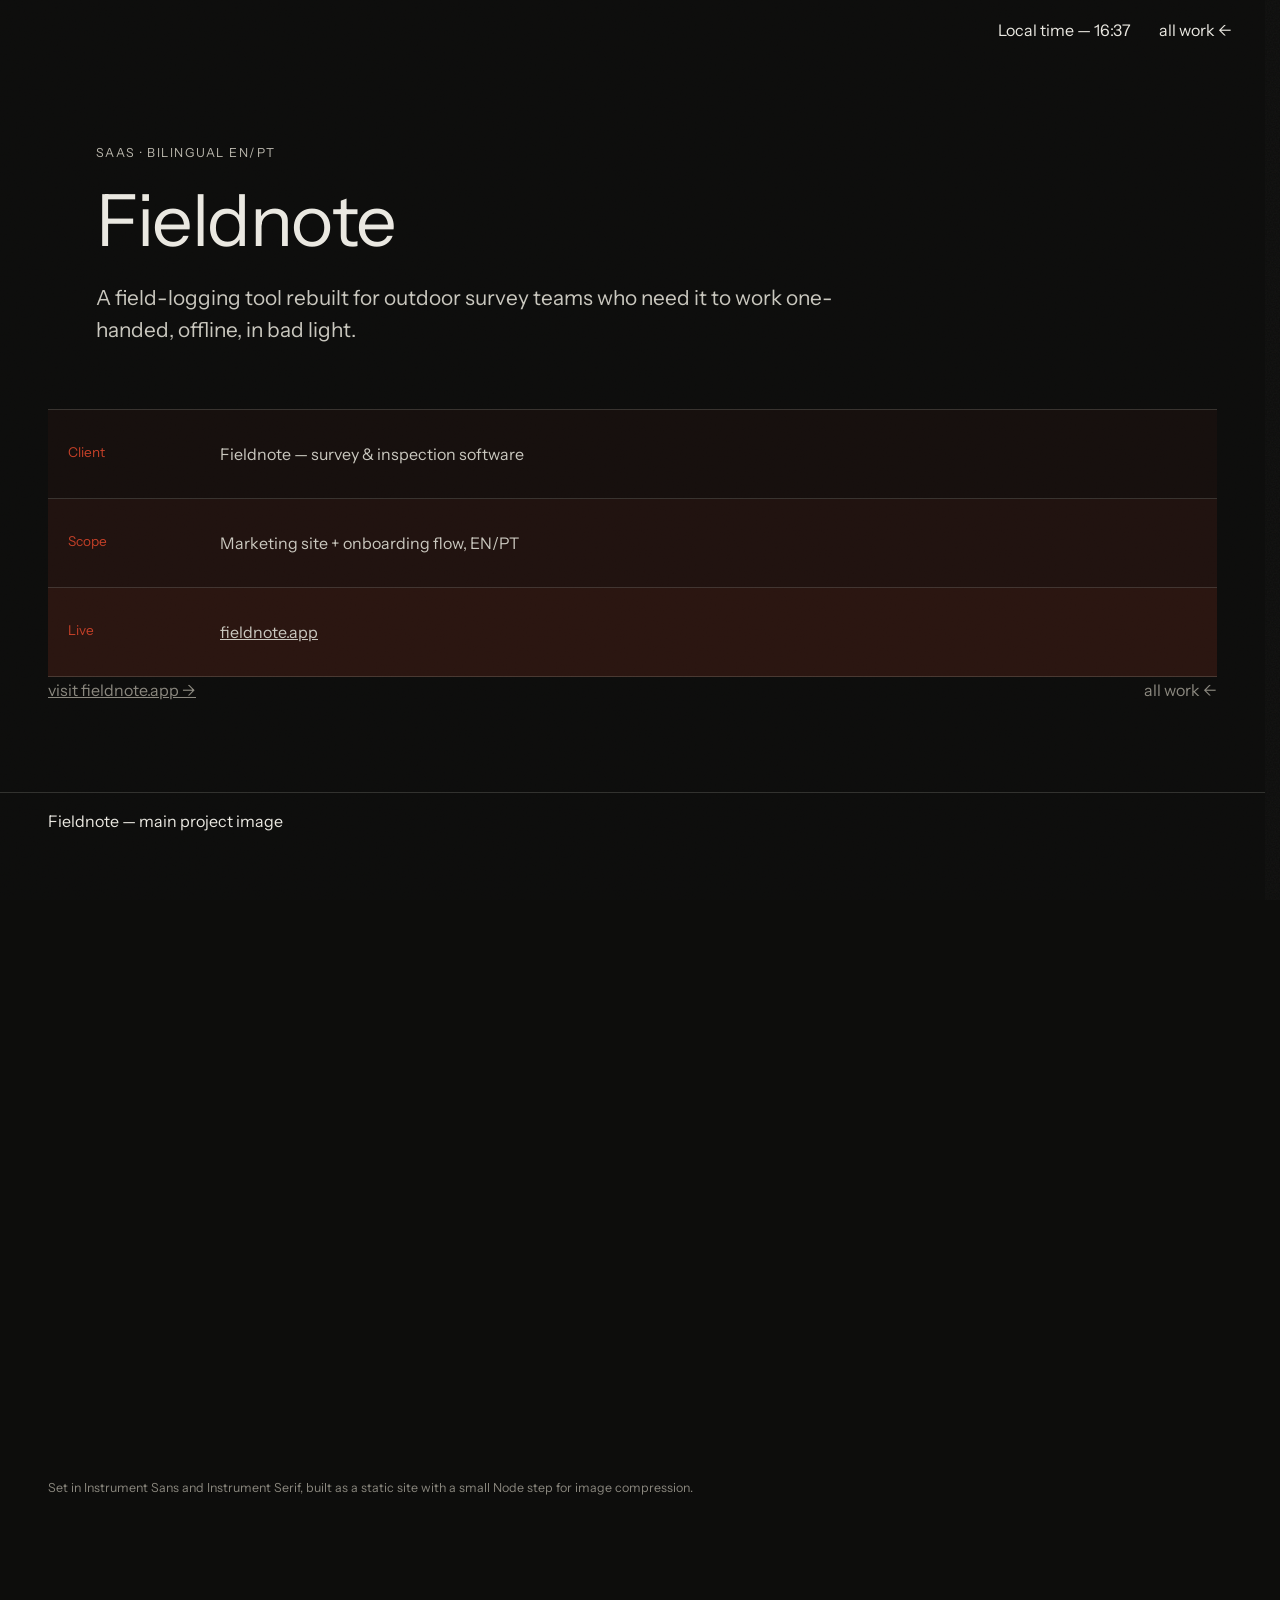
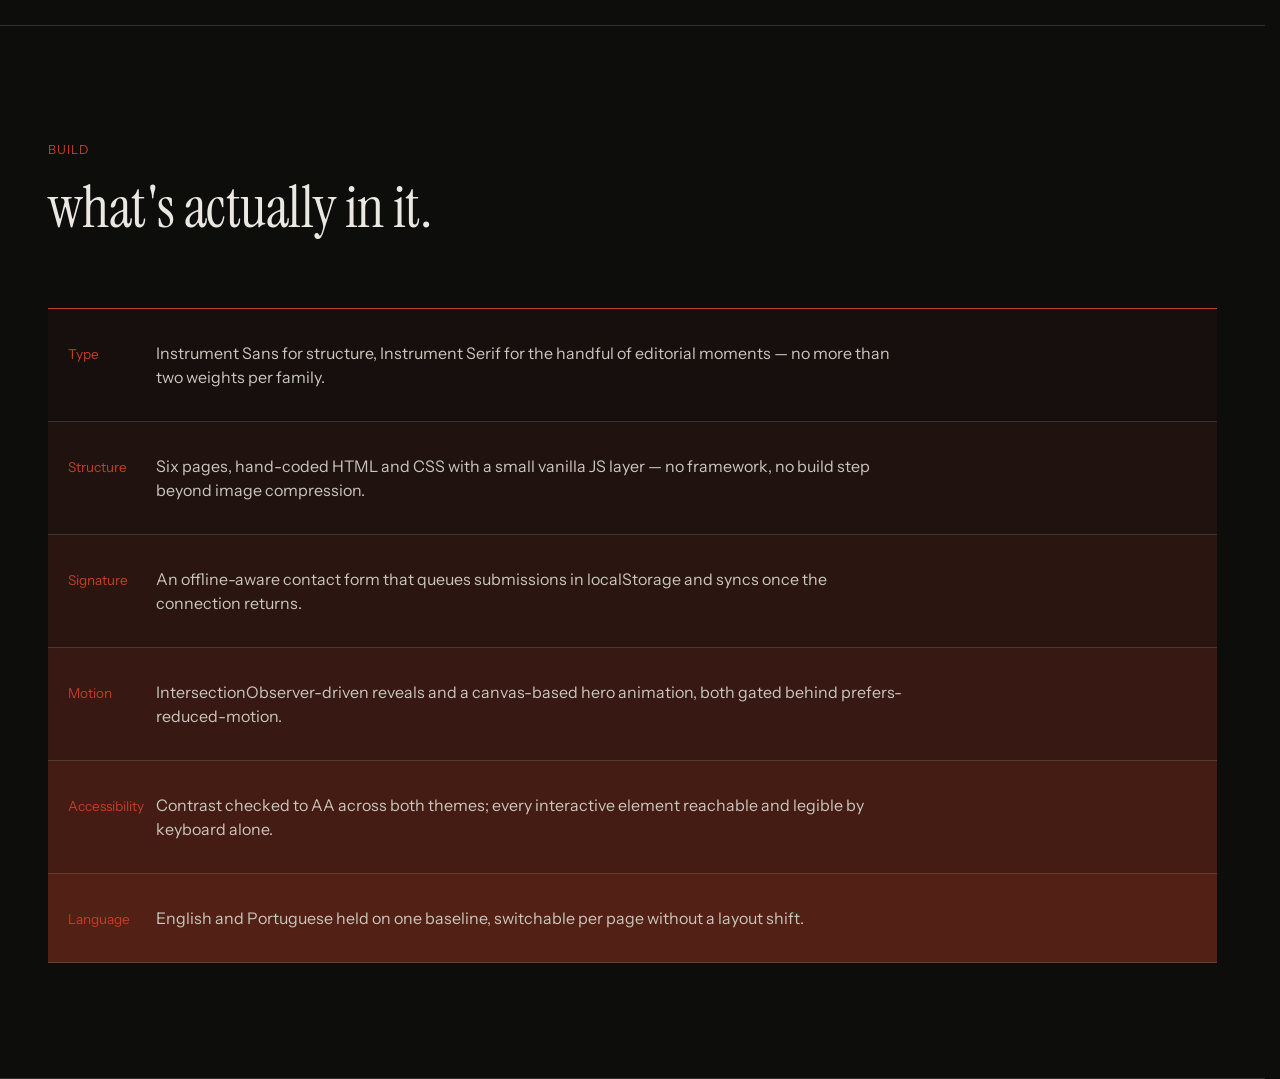
<file: case-study-template.html>
<!DOCTYPE html>
<html lang="en">
<head>
<meta charset="UTF-8" />
<meta name="viewport" content="width=device-width, initial-scale=1" />
<title>Fieldnote — Jordan Lee</title>
<meta name="description" content="How Fieldnote's outdoor survey teams got a one-handed, offline-first field tool." />
<link rel="preconnect" href="https://fonts.googleapis.com" />
<link rel="preconnect" href="https://fonts.gstatic.com" crossorigin />
<link href="https://fonts.googleapis.com/css2?family=Instrument+Sans:wght@400;500;600;700&family=Instrument+Serif:ital@0;1&family=IBM+Plex+Mono:wght@400;500&display=swap" rel="stylesheet" />
<link rel="stylesheet" href="../styles.css" />
</head>
<body>

<div class="grain-overlay" aria-hidden="true"></div>

<a class="skip-link" href="#main">Skip to content</a>

<header class="site-header">
  <a class="mark" href="../index.html">Jordan Lee</a>
  <div class="header-right">
    <span class="local-time">Local time — <span id="clock">--:--</span></span>
    <a class="cta" href="../index.html#work">all work ←</a>
  </div>
</header>

<main id="main">

  <!-- ============ CASE STUDY HEADER ============ -->
  <section class="hero" style="padding-bottom: 2rem;">
    <div class="wrap">
      <p class="eyebrow">SaaS · bilingual EN/PT</p>
      <h1 style="font-size: clamp(2.25rem, 6vw, 4.5rem); max-width: 22ch;">Fieldnote</h1>
      <p style="max-width: 55ch;">A field-logging tool rebuilt for outdoor survey teams who need it to work one-handed, offline, in bad light.</p>
    </div>
  </section>

  <!-- ============ META BLOCK ============ -->
  <section style="padding-top: 0;">
    <div class="wrap">
      <div class="process-list reveal" style="border: none;">
        <div class="process-step meta-row" style="border-top: 1px solid var(--line);">
          <span class="step-num" style="padding-top:0;">Client</span>
          <p>Fieldnote — survey &amp; inspection software</p>
        </div>
        <div class="process-step meta-row">
          <span class="step-num" style="padding-top:0;">Scope</span>
          <p>Marketing site + onboarding flow, EN/PT</p>
        </div>
        <div class="process-step meta-row">
          <span class="step-num" style="padding-top:0;">Live</span>
          <p><a href="#" style="text-decoration: underline;">fieldnote.app</a></p>
        </div>
      </div>
    </div>
  </section>

  <!-- ============ HERO IMAGE ============ -->
  <section style="padding-top: 1rem;">
    <div class="wrap">
      <div class="gallery-item reveal" style="aspect-ratio: 16/9; width: 100%;">
        Fieldnote — main project image
      </div>
      <p style="font-family: var(--font-mono); font-size: 0.78rem; color: var(--muted); margin-top: 0.75rem;">Set in Instrument Sans and Instrument Serif, built as a static site with a small Node step for image compression.</p>
    </div>
  </section>

  <!-- ============ FULL BUILD BREAKDOWN ============ -->
  <section id="breakdown">
    <div class="wrap">
      <div class="section-head reveal">
        <div>
          <p class="index">build</p>
          <h2>what's actually in it.</h2>
        </div>
      </div>

      <div class="process-list reveal">
        <div class="process-step">
          <span class="step-num">Type</span>
          <div><p>Instrument Sans for structure, Instrument Serif for the handful of editorial moments — no more than two weights per family.</p></div>
        </div>
        <div class="process-step">
          <span class="step-num">Structure</span>
          <div><p>Six pages, hand-coded HTML and CSS with a small vanilla JS layer — no framework, no build step beyond image compression.</p></div>
        </div>
        <div class="process-step">
          <span class="step-num">Signature</span>
          <div><p>An offline-aware contact form that queues submissions in localStorage and syncs once the connection returns.</p></div>
        </div>
        <div class="process-step">
          <span class="step-num">Motion</span>
          <div><p>IntersectionObserver-driven reveals and a canvas-based hero animation, both gated behind prefers-reduced-motion.</p></div>
        </div>
        <div class="process-step">
          <span class="step-num">Accessibility</span>
          <div><p>Contrast checked to AA across both themes; every interactive element reachable and legible by keyboard alone.</p></div>
        </div>
        <div class="process-step">
          <span class="step-num">Language</span>
          <div><p>English and Portuguese held on one baseline, switchable per page without a layout shift.</p></div>
        </div>
      </div>
    </div>
  </section>

</main>

<footer class="site-footer">
  <div class="wrap">
    <div class="footer-bottom">
      <a href="#" style="text-decoration: underline;">visit fieldnote.app →</a>
      <a href="../index.html#work">all work ←</a>
    </div>
  </div>
</footer>

<script>
  const observer = new IntersectionObserver((entries) => {
    entries.forEach((entry) => {
      if (entry.isIntersecting) {
        entry.target.classList.add('is-visible');
        observer.unobserve(entry.target);
      }
    });
  }, { threshold: 0.15 });
  document.querySelectorAll('.reveal').forEach((el) => observer.observe(el));

  function updateClock() {
    const el = document.getElementById('clock');
    if (!el) return;
    const now = new Date();
    el.textContent = new Intl.DateTimeFormat('en-GB', {
      hour: '2-digit', minute: '2-digit', hour12: false,
      timeZone: 'Europe/Lisbon'
    }).format(now);
  }
  updateClock();
  setInterval(updateClock, 15000);
</script>

</body>
</html>
</file>
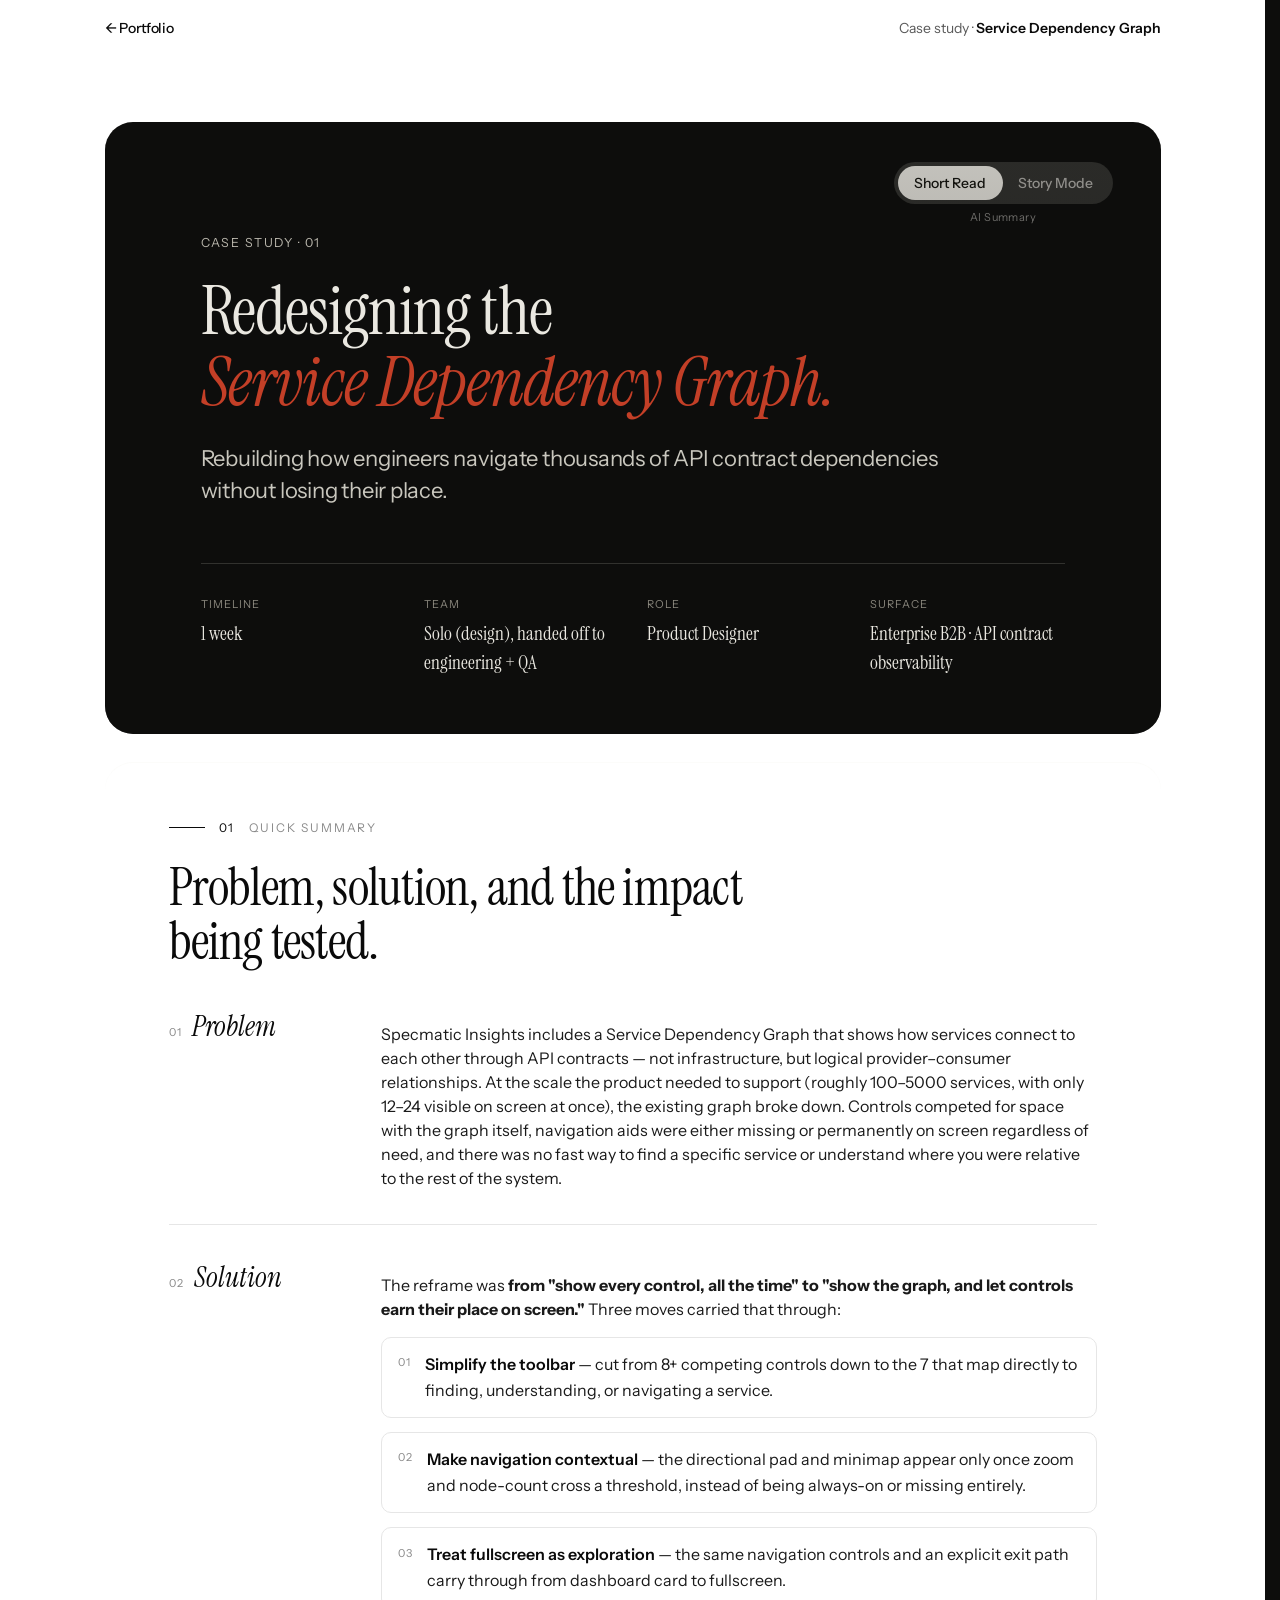
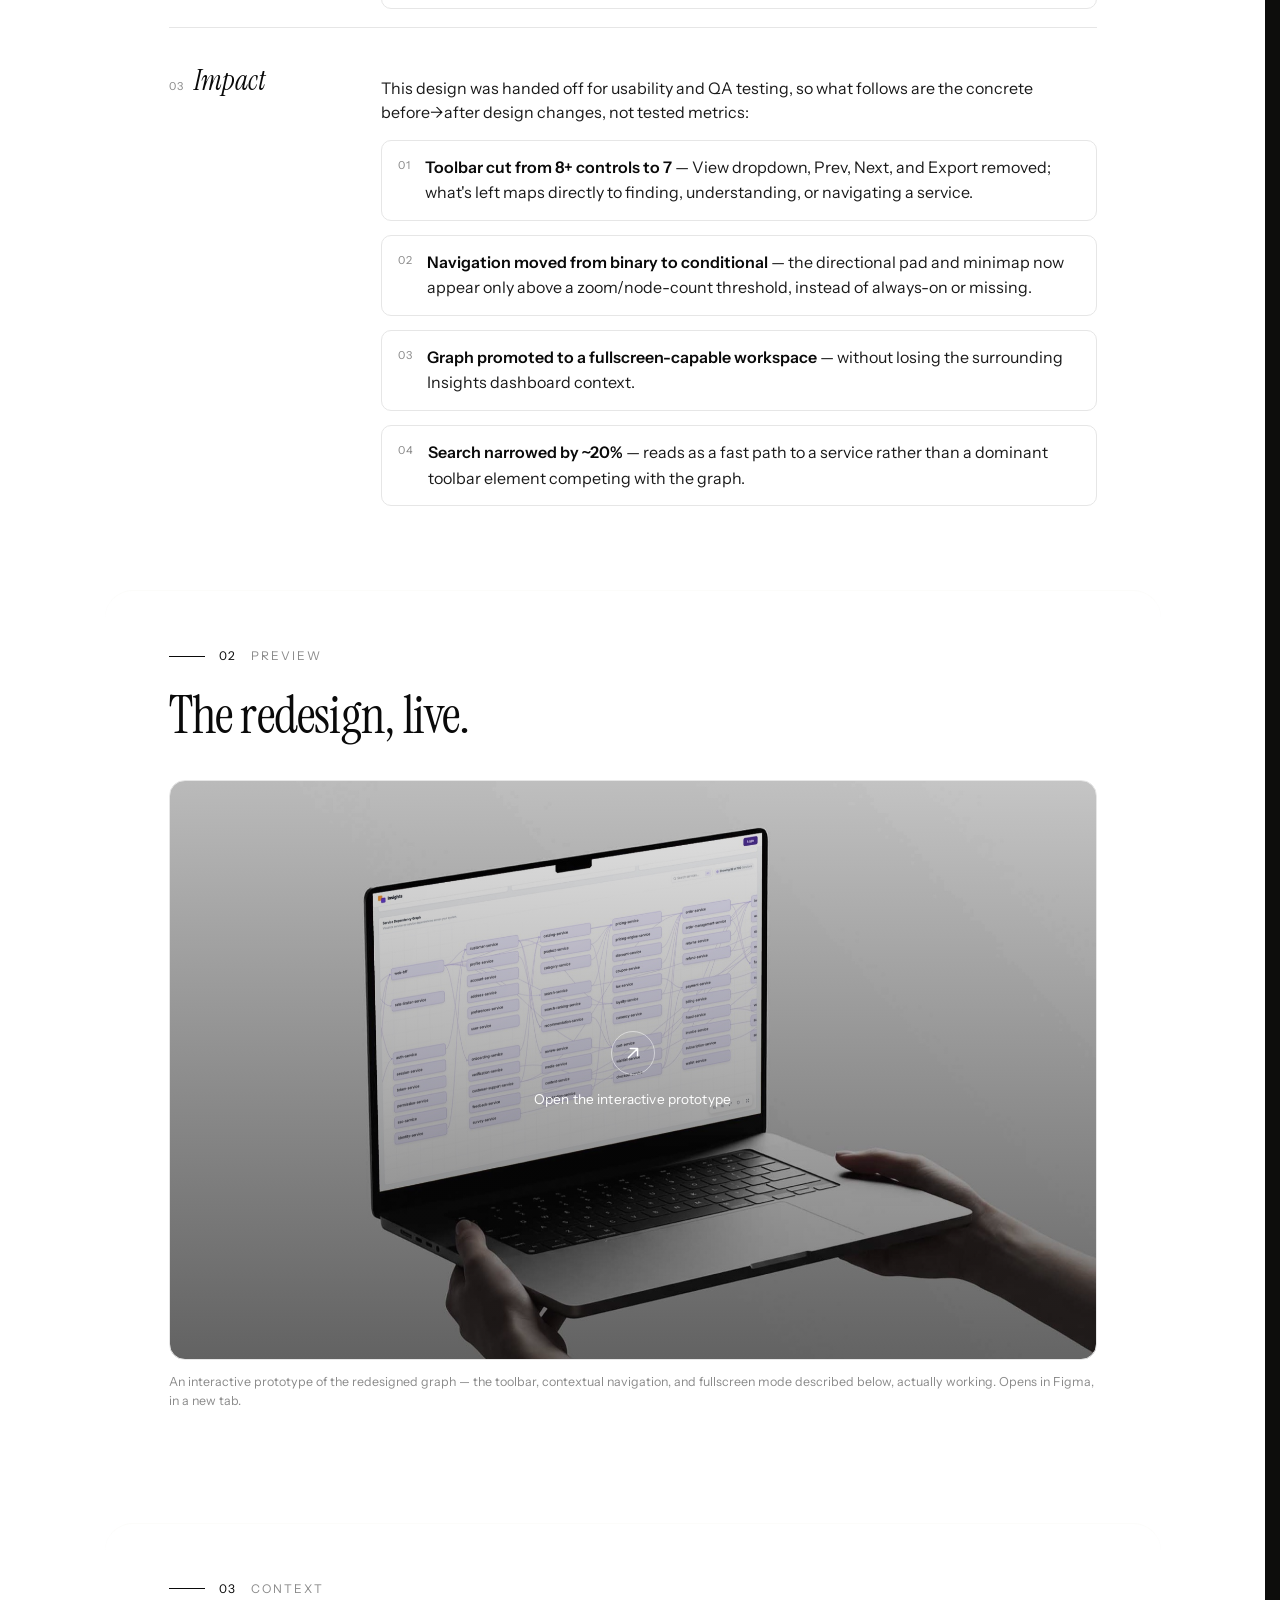
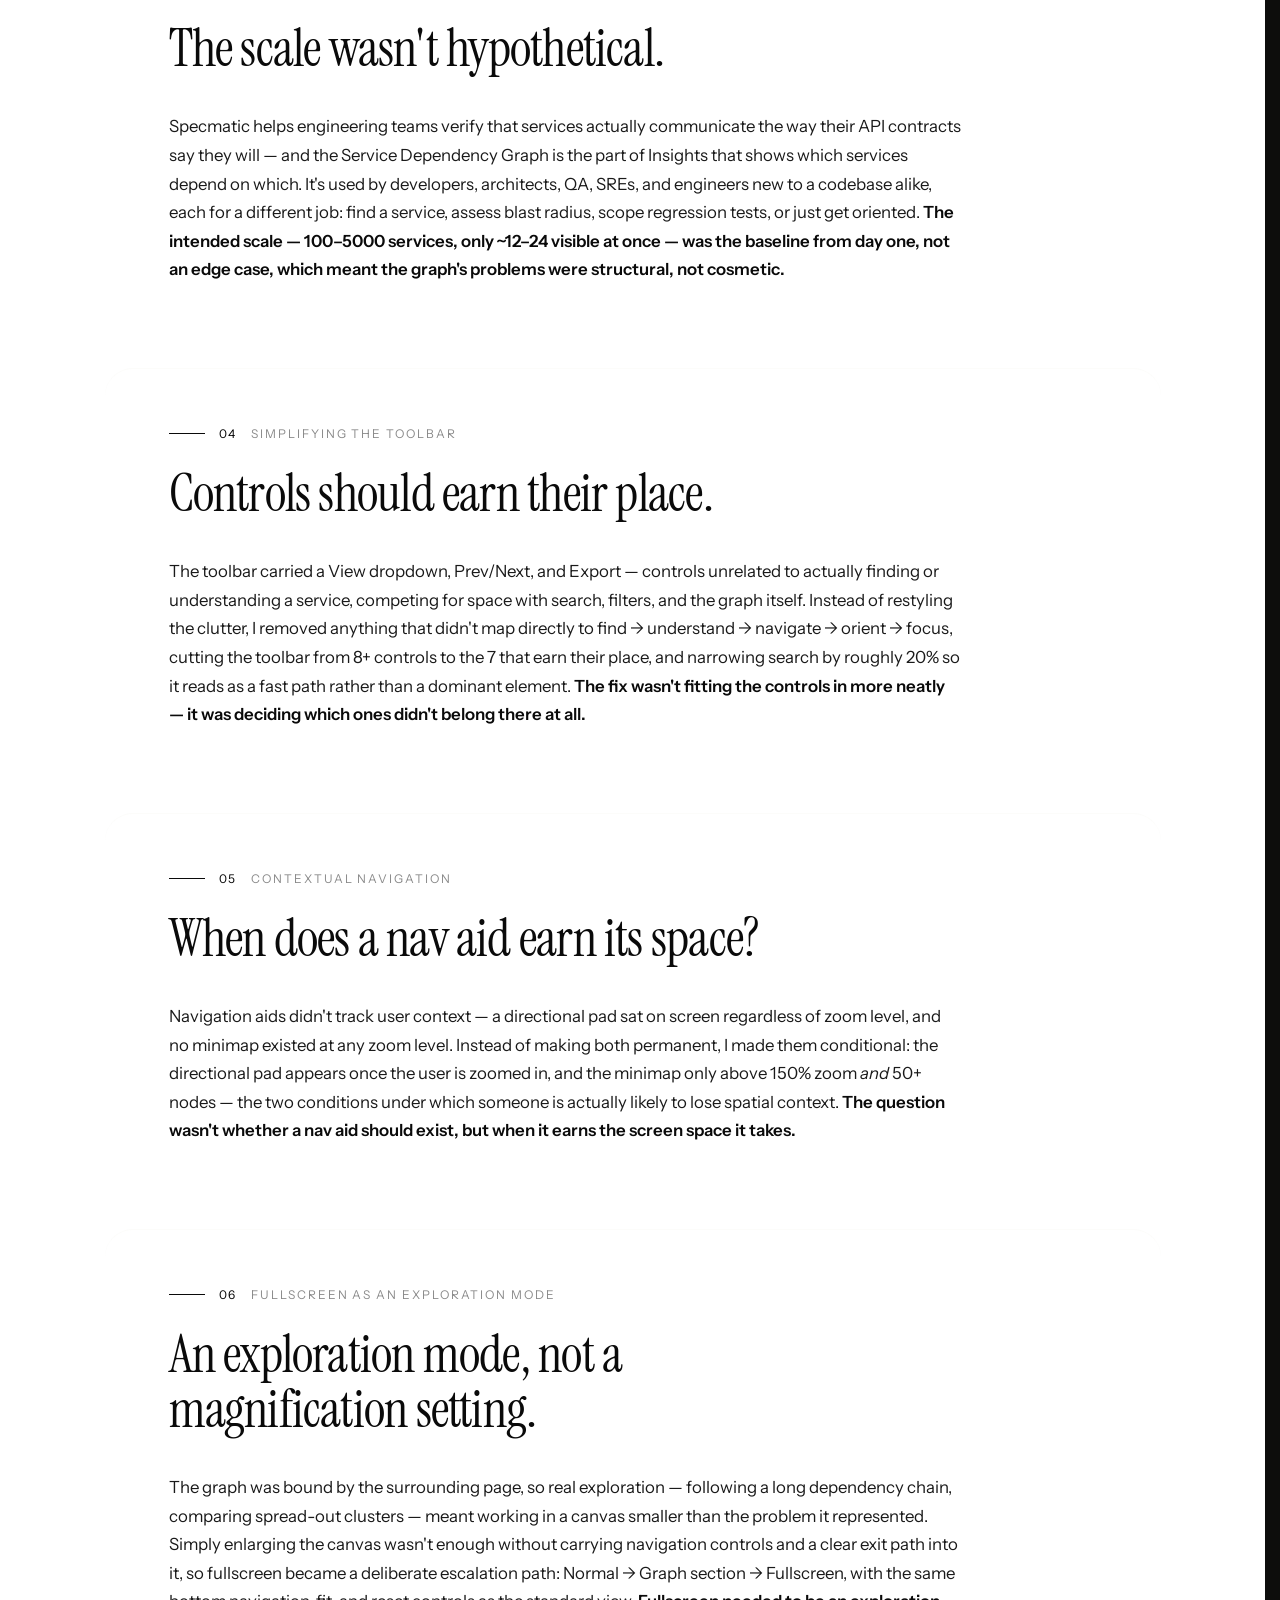
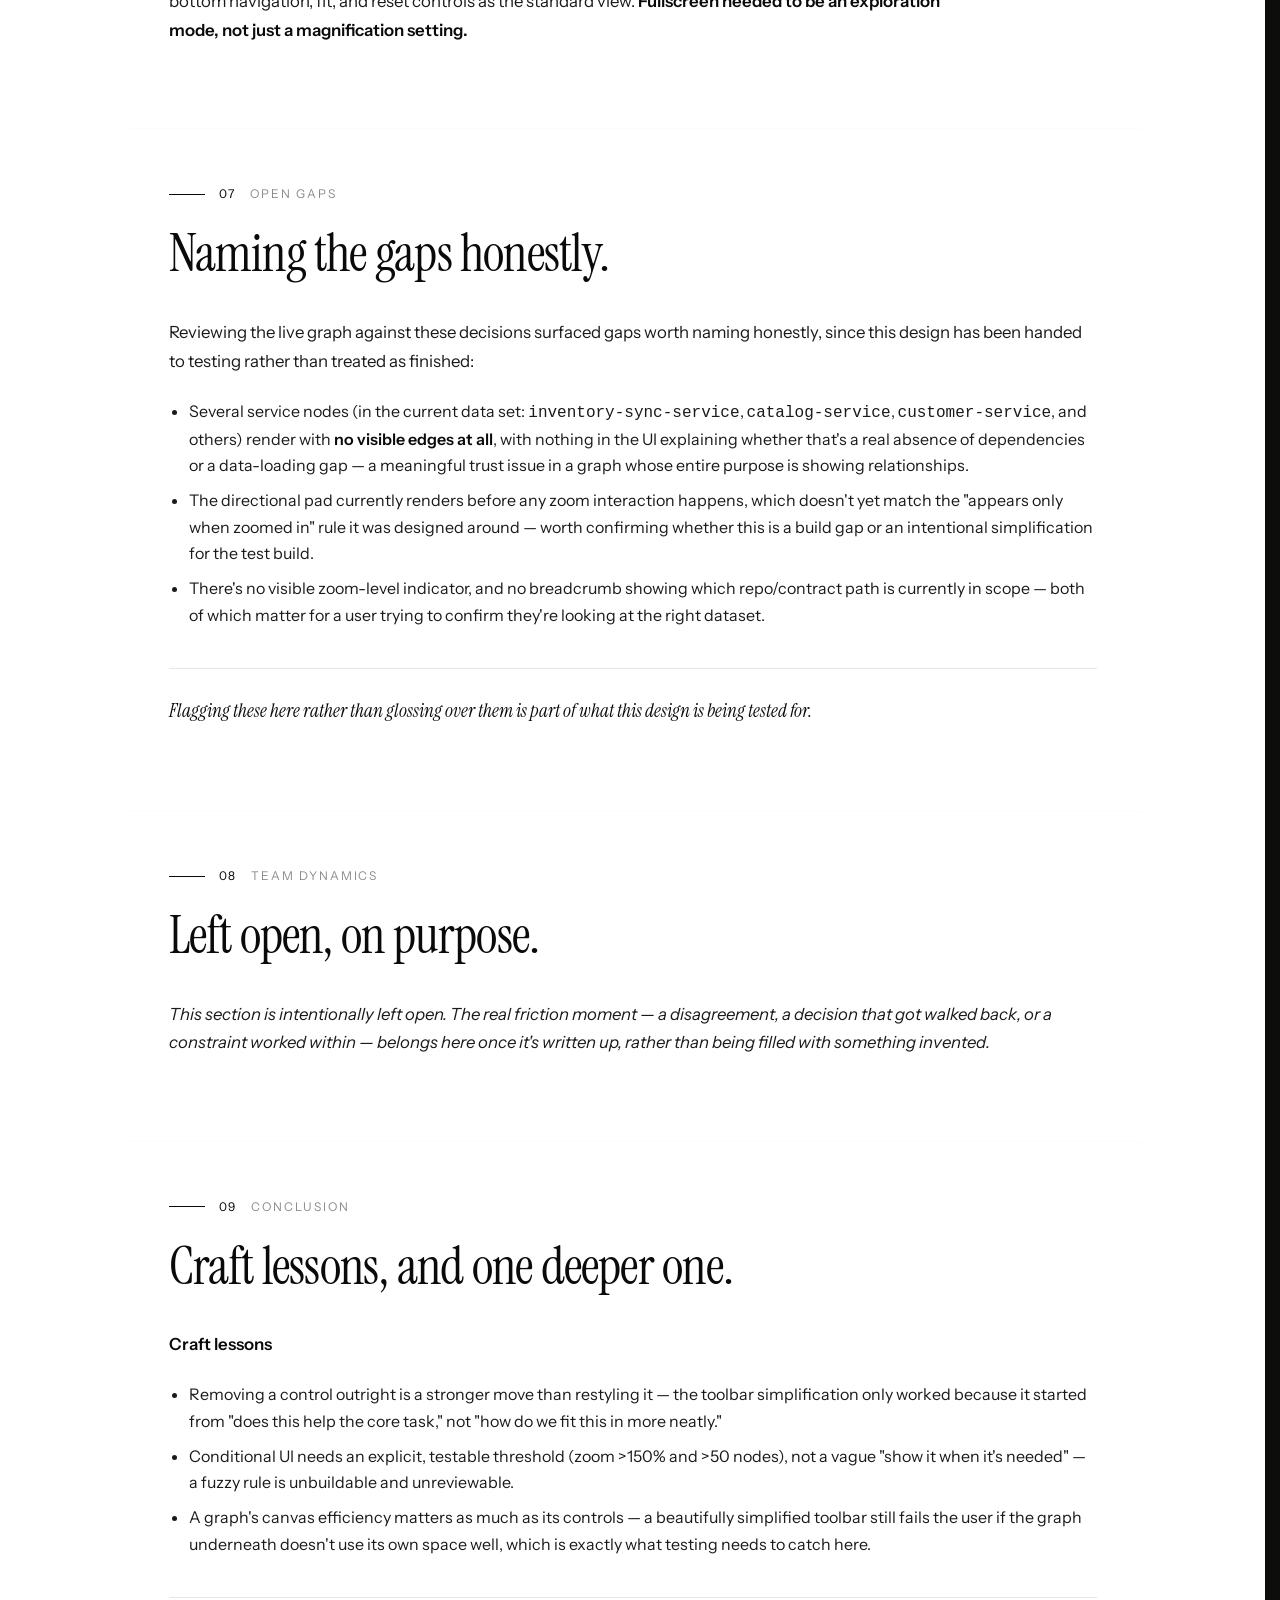
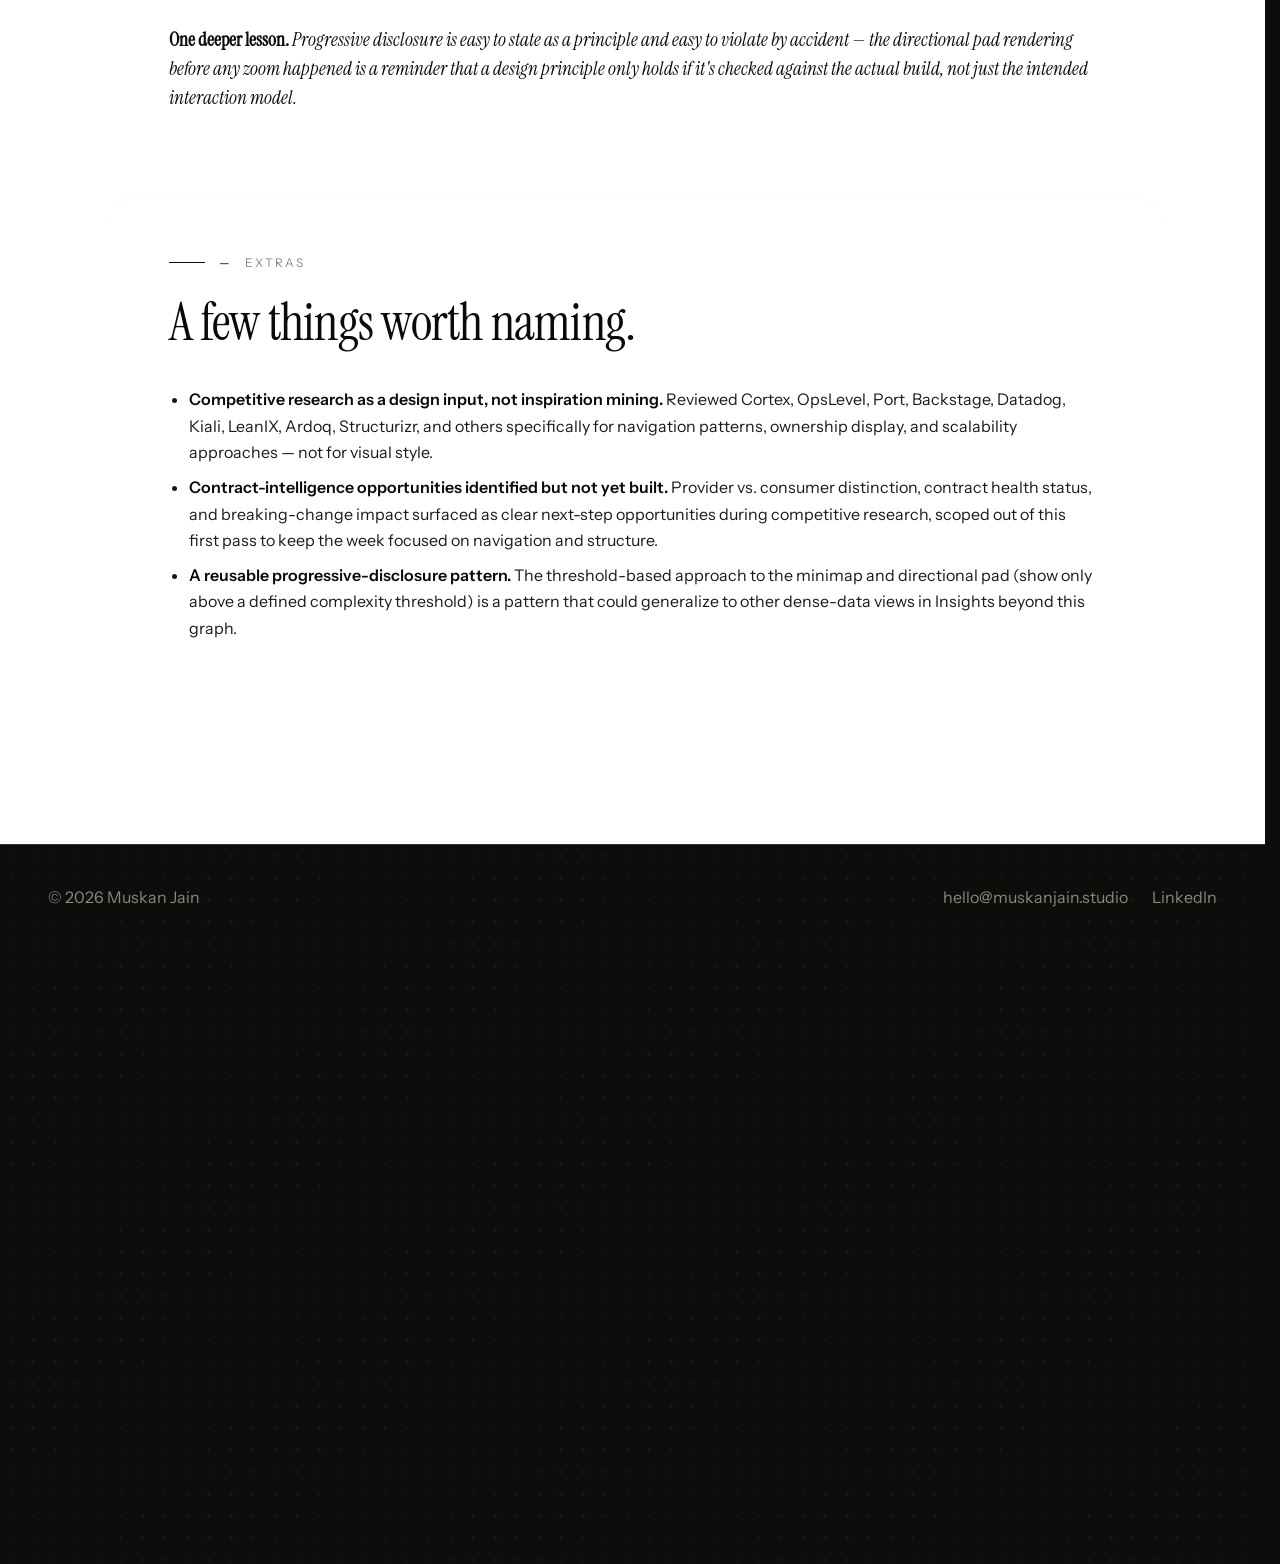
<file: work/service-dependency-graph.html>
<!DOCTYPE html>
<html lang="en">
<head>
<meta charset="UTF-8" />
<meta name="viewport" content="width=device-width, initial-scale=1" />
<title>Service Dependency Graph — Muskan Jain</title>
<meta name="description" content="Rebuilding how engineers navigate thousands of API contract dependencies without losing their place — a one-week redesign of Specmatic Insights' Service Dependency Graph." />
<link rel="preconnect" href="https://fonts.googleapis.com" />
<link rel="preconnect" href="https://fonts.gstatic.com" crossorigin />
<link href="https://fonts.googleapis.com/css2?family=Instrument+Sans:ital,wght@0,400;0,500;0,600;0,700;1,400&family=Instrument+Serif:ital@0;1&display=swap" rel="stylesheet" />
<link rel="icon" type="image/svg+xml" href="../favicon.svg" />
<link rel="stylesheet" href="../styles.css" />
</head>
<body data-read-mode="short">

<a class="skip-link" href="#main">Skip to content</a>

<div class="cs-root">

  <!-- ============ TOP NAV: back-link + breadcrumb, sticky ============ -->
  <nav class="cs-topnav" id="topnav">
    <div class="cs-topnav-inner">
      <a class="cs-home" href="../">← Portfolio</a>
      <div class="cs-crumb">Case study · <b>Service Dependency Graph</b></div>
    </div>
  </nav>

  <main id="main" class="cs-main">

    <!-- ============ HERO ============ -->
    <section class="hero cs-hero" id="hero-top">
      <div class="cs-hero-toggle">
        <div class="cs-hero-toggle-track" id="modeTrack" data-active="short">
          <span class="cs-hero-toggle-thumb" aria-hidden="true"></span>
          <button class="cs-hero-toggle-btn is-active" type="button" data-mode="short">Short Read</button>
          <button class="cs-hero-toggle-btn" type="button" data-mode="story">Story Mode</button>
        </div>
        <button class="cs-hero-toggle-ai" type="button" data-mode="ai">AI Summary</button>
      </div>

      <div class="wrap">
        <p class="eyebrow">Case Study · 01</p>
        <h1>Redesigning the<br /><em>Service Dependency Graph.</em></h1>
        <p>Rebuilding how engineers navigate thousands of API contract dependencies without losing their place.</p>

        <dl class="cs-meta">
          <div>
            <dt>Timeline</dt>
            <dd>1 week</dd>
          </div>
          <div>
            <dt>Team</dt>
            <dd>Solo (design), handed off to engineering + QA</dd>
          </div>
          <div>
            <dt>Role</dt>
            <dd>Product Designer</dd>
          </div>
          <div>
            <dt>Surface</dt>
            <dd>Enterprise B2B · API contract observability</dd>
          </div>
        </dl>
      </div>
    </section>

    <!-- ============ AI SUMMARY (shown only in AI-summary reading mode) ============ -->
    <section class="cs-panel cs-section cs-ai-summary-panel" data-panel="true">
      <div class="cs-tag">
        <span class="cs-tag-bar" aria-hidden="true"></span>
        <span class="cs-tag-num">—</span>
        <span>AI summary</span>
      </div>
      <h2>The condensed version.</h2>
      <div class="cs-text">
        <p><strong>Problem:</strong> Specmatic Insights' Service Dependency Graph shows how up to 5,000 services connect through API contracts, with only 12–24 visible on screen at once — but the existing graph broke down at that scale. Controls competed for space with the graph itself, navigation aids were either missing or permanently on screen regardless of need, and there was no fast way to find a specific service or understand where you were relative to the rest of the system. <strong>Solution:</strong> The reframe was from "show every control, all the time" to "show the graph, and let controls earn their place on screen" — search, filters, a directional pad, and a minimap all still exist, but now appear based on what the user is actually doing rather than living in a fixed toolbar. <strong>Impact:</strong> This design was handed off for usability and QA testing, so what follows are concrete before→after design changes rather than tested metrics — toolbar actions cut from 8+ competing controls to the 7 that directly support finding, understanding, or navigating a service, and the graph promoted from a bounded dashboard card to a fullscreen-capable primary workspace.</p>
        <p>The throughline: <strong>the real work was deciding which controls hadn't earned their place on screen, not making the existing ones prettier.</strong> Conditional UI — navigation aids that appear only once the graph's complexity justifies them — did more for the interface than any single new feature would have.</p>
      </div>
    </section>

    <!-- ============ 01 — QUICK SUMMARY ============ -->
    <section class="cs-panel cs-section" data-panel="true">
      <div class="cs-tag">
        <span class="cs-tag-bar" aria-hidden="true"></span>
        <span class="cs-tag-num">01</span>
        <span>Quick Summary</span>
      </div>
      <h2>Problem, solution, and the impact being tested.</h2>
      <div class="cs-triad">
        <div class="cs-triad-row">
          <div class="cs-triad-tag">
            <span class="cs-triad-mark">01</span>
            <h4 class="cs-triad-label">Problem</h4>
          </div>
          <p>Specmatic Insights includes a Service Dependency Graph that shows how services connect to each other through API contracts — not infrastructure, but logical provider–consumer relationships. At the scale the product needed to support (roughly 100–5000 services, with only 12–24 visible on screen at once), the existing graph broke down. Controls competed for space with the graph itself, navigation aids were either missing or permanently on screen regardless of need, and there was no fast way to find a specific service or understand where you were relative to the rest of the system.</p>
        </div>
        <div class="cs-triad-row">
          <div class="cs-triad-tag">
            <span class="cs-triad-mark">02</span>
            <h4 class="cs-triad-label">Solution</h4>
          </div>
          <div>
            <p>The reframe was <strong>from "show every control, all the time" to "show the graph, and let controls earn their place on screen."</strong> Three moves carried that through:</p>
            <ol class="cs-card-list">
              <li><span class="cs-card-num">01</span><span class="cs-card-text"><strong>Simplify the toolbar</strong> — cut from 8+ competing controls down to the 7 that map directly to finding, understanding, or navigating a service.</span></li>
              <li><span class="cs-card-num">02</span><span class="cs-card-text"><strong>Make navigation contextual</strong> — the directional pad and minimap appear only once zoom and node-count cross a threshold, instead of being always-on or missing entirely.</span></li>
              <li><span class="cs-card-num">03</span><span class="cs-card-text"><strong>Treat fullscreen as exploration</strong> — the same navigation controls and an explicit exit path carry through from dashboard card to fullscreen.</span></li>
            </ol>
          </div>
        </div>
        <div class="cs-triad-row">
          <div class="cs-triad-tag">
            <span class="cs-triad-mark">03</span>
            <h4 class="cs-triad-label">Impact</h4>
          </div>
          <div>
            <p>This design was handed off for usability and QA testing, so what follows are the concrete before→after design changes, not tested metrics:</p>
            <ol class="cs-card-list">
              <li><span class="cs-card-num">01</span><span class="cs-card-text"><strong>Toolbar cut from 8+ controls to 7</strong> — View dropdown, Prev, Next, and Export removed; what's left maps directly to finding, understanding, or navigating a service.</span></li>
              <li><span class="cs-card-num">02</span><span class="cs-card-text"><strong>Navigation moved from binary to conditional</strong> — the directional pad and minimap now appear only above a zoom/node-count threshold, instead of always-on or missing.</span></li>
              <li><span class="cs-card-num">03</span><span class="cs-card-text"><strong>Graph promoted to a fullscreen-capable workspace</strong> — without losing the surrounding Insights dashboard context.</span></li>
              <li><span class="cs-card-num">04</span><span class="cs-card-text"><strong>Search narrowed by ~20%</strong> — reads as a fast path to a service rather than a dominant toolbar element competing with the graph.</span></li>
            </ol>
          </div>
        </div>
      </div>
    </section>

    <!-- ============ 02 — PREVIEW (links out to the live Figma prototype; Figma
         blocks iframe embedding on external sites via X-Frame-Options / CSP
         frame-ancestors, so this opens in a new tab instead) ============ -->
    <section class="cs-panel cs-section" data-panel="true">
      <div class="cs-tag">
        <span class="cs-tag-bar" aria-hidden="true"></span>
        <span class="cs-tag-num">02</span>
        <span>Preview</span>
      </div>
      <h2>The redesign, live.</h2>
      <figure class="cs-figure">
        <a
          class="cs-figure-frame cs-figure-link"
          href="https://www.figma.com/make/NUgFy9lK5B2I88gZ80fpEV/Service-Dependency-Graph-Prototype?p=f&amp;fullscreen=1"
          target="_blank"
          rel="noopener noreferrer"
        >
          <span class="cs-figure-link-icon" aria-hidden="true">
            <svg width="22" height="22" viewBox="0 0 24 24" fill="none" xmlns="http://www.w3.org/2000/svg">
              <path d="M7 17L17 7M17 7H9M17 7V15" stroke="currentColor" stroke-width="1.6" stroke-linecap="round" stroke-linejoin="round" />
            </svg>
          </span>
          <span class="cs-figure-link-text">Open the interactive prototype</span>
        </a>
        <figcaption>An interactive prototype of the redesigned graph — the toolbar, contextual navigation, and fullscreen mode described below, actually working. Opens in Figma, in a new tab.</figcaption>
      </figure>
    </section>

    <!-- ============ 03 — CONTEXT ============ -->
    <section class="cs-panel cs-section" data-panel="true">
      <div class="cs-tag">
        <span class="cs-tag-bar" aria-hidden="true"></span>
        <span class="cs-tag-num">03</span>
        <span>Context</span>
      </div>
      <h2>The scale wasn't hypothetical.</h2>

      <div class="cs-short-only">
        <div class="cs-text">
          <p>Specmatic helps engineering teams verify that services actually communicate the way their API contracts say they will — and the Service Dependency Graph is the part of Insights that shows which services depend on which. It's used by developers, architects, QA, SREs, and engineers new to a codebase alike, each for a different job: find a service, assess blast radius, scope regression tests, or just get oriented. <strong>The intended scale — 100–5000 services, only ~12–24 visible at once — was the baseline from day one, not an edge case, which meant the graph's problems were structural, not cosmetic.</strong></p>
        </div>
      </div>

      <div class="cs-full-only">
        <div class="cs-text">
          <ol>
            <li><strong>What the product does.</strong> Specmatic helps engineering teams work with API contracts and verify that services actually communicate the way those contracts say they will. Insights is the visibility layer on top of that — and the Service Dependency Graph is the part of Insights that shows which services depend on which, a logical contract-relationship graph, not a runtime infrastructure map.</li>
            <li><strong>Who relies on it.</strong> Not one type of user — backend/API developers, contract owners, platform engineers, architects, EMs, QA/test teams, DevEx/governance teams, SREs, and engineers new to a codebase all use this graph, each with a different job: find a service, assess blast radius, scope regression tests, understand ownership, or just get oriented in an unfamiliar system.</li>
            <li><strong>Why the complexity is real, not invented.</strong> The intended scale is 100–5000 services with only ~12–24 visible at a time. That's not a hypothetical edge case — it's the baseline the graph has to work at from day one, which means "more services" reliably means "more relationships, more visual noise, harder navigation."</li>
            <li><strong>Why this needed a redesign, not a visual refresh.</strong> The existing graph's problems weren't cosmetic. Nodes could exist with no visible relationships and no explanation why. The canvas didn't use its own space efficiently. Controls were permanently present regardless of whether the current view needed them. These are structural, information-hierarchy problems — repainting the same toolbar wouldn't have fixed any of them.</li>
          </ol>
        </div>
      </div>
    </section>

    <!-- ============ 04 — MOVE 1: SIMPLIFYING THE TOOLBAR ============ -->
    <section class="cs-panel cs-section" data-panel="true">
      <div class="cs-tag">
        <span class="cs-tag-bar" aria-hidden="true"></span>
        <span class="cs-tag-num">04</span>
        <span>Simplifying the Toolbar</span>
      </div>
      <h2>Controls should earn their place.</h2>

      <div class="cs-short-only">
        <div class="cs-text">
          <p>The toolbar carried a View dropdown, Prev/Next, and Export — controls unrelated to actually finding or understanding a service, competing for space with search, filters, and the graph itself. Instead of restyling the clutter, I removed anything that didn't map directly to find → understand → navigate → orient → focus, cutting the toolbar from 8+ controls to the 7 that earn their place, and narrowing search by roughly 20% so it reads as a fast path rather than a dominant element. <strong>The fix wasn't fitting the controls in more neatly — it was deciding which ones didn't belong there at all.</strong></p>
        </div>
      </div>

      <div class="cs-full-only">
        <h3 class="cs-subh">What the legacy approach made users do</h3>
        <div class="cs-text">
          <p>The original graph toolbar carried a View dropdown, Previous and Next buttons, and an Export action — all competing for the same visual space as the graph itself, alongside search, filters, and the graph controls that actually mattered for navigation. A user opening the graph to answer "what does this service depend on?" had to visually filter out four controls that had nothing to do with that question before they could even start.</p>
        </div>

        <h3 class="cs-subh">The obvious fix, considered and rejected</h3>
        <div class="cs-text">
          <p>The easy move here would have been a visual refresh — restyle the same toolbar, tighten the spacing, call it done. That was set aside quickly: the problem wasn't that the controls looked cluttered, it was that they <em>were</em> cluttered with the wrong things. Restyling doesn't fix a control competing for space it hasn't earned.</p>
        </div>

        <h3 class="cs-subh">The reframe</h3>
        <div class="cs-text">
          <p>The real question wasn't "how do we fit these controls in more neatly" — it was <strong>"does this control directly help the user understand or navigate the dependency graph?"</strong> Anything that didn't clear that bar came out entirely, rather than being made smaller.</p>
        </div>

        <h3 class="cs-subh">The result</h3>
        <div class="cs-text">
          <p>View dropdown, Previous, Next, and Export were removed outright. What remained — total service count, search, zoom, fit, reset, filters, and the graph itself — earned its place because each one maps directly to a step in the actual user task (find → understand → navigate → orient → focus). Search was kept but narrowed by roughly 20%, sized as a fast path to a specific service rather than a dominant toolbar element. Filters were rebuilt as compact, canvas-anchored elements instead of a toolbar row, so the graph — not the chrome around it — stays the dominant visual element.</p>
        </div>

        <figure class="cs-figure">
          <div class="cs-figure-frame">Screenshot: legacy toolbar vs. simplified toolbar</div>
          <figcaption>The legacy toolbar (View dropdown, Prev/Next, Export competing with search and filters) compared against the simplified version — 7 controls, each mapped to a step in the actual task.</figcaption>
        </figure>

        <div class="cs-lesson">
          <p>Removing a control outright is a stronger move than restyling it. <strong>The question isn't how to fit everything in more neatly — it's what hasn't earned its place at all.</strong></p>
        </div>
      </div>
    </section>

    <!-- ============ 05 — MOVE 2: CONTEXTUAL NAVIGATION ============ -->
    <section class="cs-panel cs-section" data-panel="true">
      <div class="cs-tag">
        <span class="cs-tag-bar" aria-hidden="true"></span>
        <span class="cs-tag-num">05</span>
        <span>Contextual Navigation</span>
      </div>
      <h2>When does a nav aid earn its space?</h2>

      <div class="cs-short-only">
        <div class="cs-text">
          <p>Navigation aids didn't track user context — a directional pad sat on screen regardless of zoom level, and no minimap existed at any zoom level. Instead of making both permanent, I made them conditional: the directional pad appears once the user is zoomed in, and the minimap only above 150% zoom <em>and</em> 50+ nodes — the two conditions under which someone is actually likely to lose spatial context. <strong>The question wasn't whether a nav aid should exist, but when it earns the screen space it takes.</strong></p>
        </div>
      </div>

      <div class="cs-full-only">
        <h3 class="cs-subh">What the legacy approach made users do</h3>
        <div class="cs-text">
          <p>In the current build, navigation aids don't yet track the user's actual context. A directional control sits on screen at all times regardless of zoom level, and there's no minimap at any zoom level — so on a small graph the interface still carries navigation weight it doesn't need, while on a large, deeply-zoomed graph, there's nothing to answer "where am I relative to the rest of the system?"</p>
        </div>

        <h3 class="cs-subh">The obvious fix, considered and rejected</h3>
        <div class="cs-text">
          <p>The default pattern most graph tools reach for is a permanent minimap, always in the corner. That was ruled out — for a graph that's frequently small or simple, a permanent minimap is a second navigation layer the user doesn't need yet, and it takes up canvas space that could go to the graph itself.</p>
        </div>

        <h3 class="cs-subh">The reframe</h3>
        <div class="cs-text">
          <p>The guiding question became <strong>"when does a navigation aid actually justify the screen space it takes?"</strong> — not "should this feature exist," but "when should it appear." That produced two explicit, testable conditions instead of an always-on/never-on binary: the 4-key directional pad appears only once the user is sufficiently zoomed in, positioned just above the bottom toolbar with Down directly under Up so it reads as a deliberate controller, not a scattered set of arrows. The minimap appears only when zoom exceeds 150% <em>and</em> the graph has more than 50 nodes — the two conditions under which a user is genuinely likely to lose spatial context.</p>
        </div>

        <h3 class="cs-subh">The result</h3>
        <div class="cs-text">
          <p>Both aids go from either permanently present or entirely absent to conditionally available exactly when the graph's complexity justifies them — small and simple graphs stay clean, while large, zoomed-in graphs get the orientation support they need without that support existing as visual noise the rest of the time.</p>
        </div>

        <figure class="cs-figure">
          <div class="cs-figure-frame">Screenshot: directional pad + minimap appearing at threshold</div>
          <figcaption>The directional pad and minimap, appearing once zoom and node-count cross their respective thresholds — orientation support exactly when the graph's complexity justifies it.</figcaption>
        </figure>

        <div class="cs-lesson">
          <p>Conditional UI needs an explicit, testable threshold — not a vague "show it when it's needed." <strong>A fuzzy rule is unbuildable and unreviewable; zoom &gt;150% and &gt;50 nodes is neither.</strong></p>
        </div>
      </div>
    </section>

    <!-- ============ 06 — MOVE 3: FULLSCREEN AS AN EXPLORATION MODE ============ -->
    <section class="cs-panel cs-section" data-panel="true">
      <div class="cs-tag">
        <span class="cs-tag-bar" aria-hidden="true"></span>
        <span class="cs-tag-num">06</span>
        <span>Fullscreen as an Exploration Mode</span>
      </div>
      <h2>An exploration mode, not a magnification setting.</h2>

      <div class="cs-short-only">
        <div class="cs-text">
          <p>The graph was bound by the surrounding page, so real exploration — following a long dependency chain, comparing spread-out clusters — meant working in a canvas smaller than the problem it represented. Simply enlarging the canvas wasn't enough without carrying navigation controls and a clear exit path into it, so fullscreen became a deliberate escalation path: Normal → Graph section → Fullscreen, with the same bottom navigation, fit, and reset controls as the standard view. <strong>Fullscreen needed to be an exploration mode, not just a magnification setting.</strong></p>
        </div>
      </div>

      <div class="cs-full-only">
        <h3 class="cs-subh">What the legacy approach made users do</h3>
        <div class="cs-text">
          <p>The graph was bound by the surrounding webpage. Any real exploration — following a long dependency chain, comparing spread-out clusters — meant working inside a canvas that was smaller than the problem it was trying to represent, with no way to reclaim more space.</p>
        </div>

        <h3 class="cs-subh">The obvious fix, considered and rejected</h3>
        <div class="cs-text">
          <p>The straightforward version of "give it more room" is simply making the graph bigger — expand the card, shrink the surrounding page. That alone wasn't enough: making the canvas bigger without carrying navigation controls (fit, reset, zoom) and a clear exit path into that bigger view just relocates the original problem into a larger box.</p>
        </div>

        <h3 class="cs-subh">The reframe</h3>
        <div class="cs-text">
          <p>The distinction that mattered was <strong>fullscreen as an exploration mode, not a magnification setting.</strong> Going fullscreen needed to preserve every navigation aid the user relies on in the normal view — bottom navigation, fit, reset — and needed an unambiguous way back out, rather than trapping the user in an enlarged canvas with no clear exit.</p>
        </div>

        <h3 class="cs-subh">The result</h3>
        <div class="cs-text">
          <p>The graph now supports Normal webpage → Graph section → Fullscreen graph as a deliberate escalation path. The Insights dashboard context stays intact until the user chooses to leave it, and fullscreen carries the same bottom navigation and recovery controls (fit/reset) as the standard view, with an explicit way to exit back to the dashboard.</p>
        </div>

        <figure class="cs-figure">
          <div class="cs-figure-frame">Screenshot: graph section → fullscreen transition</div>
          <figcaption>The escalation path from dashboard card to fullscreen — every navigation control carried through, with an explicit way back out.</figcaption>
        </figure>

        <div class="cs-lesson">
          <p>More screen space only helps if the controls and the exit path travel with it. <strong>A bigger canvas that strands the user is the same problem in a larger box.</strong></p>
        </div>
      </div>
    </section>

    <!-- ============ 07 — WHAT THE CURRENT BUILD STILL GETS WRONG ============ -->
    <section class="cs-panel cs-section" data-panel="true">
      <div class="cs-tag">
        <span class="cs-tag-bar" aria-hidden="true"></span>
        <span class="cs-tag-num">07</span>
        <span>Open Gaps</span>
      </div>
      <h2>Naming the gaps honestly.</h2>
      <div class="cs-text">
        <p>Reviewing the live graph against these decisions surfaced gaps worth naming honestly, since this design has been handed to testing rather than treated as finished:</p>
        <ul>
          <li>Several service nodes (in the current data set: <code>inventory-sync-service</code>, <code>catalog-service</code>, <code>customer-service</code>, and others) render with <strong>no visible edges at all</strong>, with nothing in the UI explaining whether that's a real absence of dependencies or a data-loading gap — a meaningful trust issue in a graph whose entire purpose is showing relationships.</li>
          <li>The directional pad currently renders before any zoom interaction happens, which doesn't yet match the "appears only when zoomed in" rule it was designed around — worth confirming whether this is a build gap or an intentional simplification for the test build.</li>
          <li>There's no visible zoom-level indicator, and no breadcrumb showing which repo/contract path is currently in scope — both of which matter for a user trying to confirm they're looking at the right dataset.</li>
        </ul>
      </div>
      <div class="cs-lesson">
        <p>Flagging these here rather than glossing over them is part of what this design is being tested for.</p>
      </div>
    </section>

    <!-- ============ 08 — TEAM DYNAMICS ============ -->
    <section class="cs-panel cs-section" data-panel="true">
      <div class="cs-tag">
        <span class="cs-tag-bar" aria-hidden="true"></span>
        <span class="cs-tag-num">08</span>
        <span>Team Dynamics</span>
      </div>
      <h2>Left open, on purpose.</h2>
      <div class="cs-text">
        <p><em>This section is intentionally left open. The real friction moment — a disagreement, a decision that got walked back, or a constraint worked within — belongs here once it's written up, rather than being filled with something invented.</em></p>
      </div>
    </section>

    <!-- ============ 09 — CONCLUSION ============ -->
    <section class="cs-panel cs-section" data-panel="true">
      <div class="cs-tag">
        <span class="cs-tag-bar" aria-hidden="true"></span>
        <span class="cs-tag-num">09</span>
        <span>Conclusion</span>
      </div>
      <h2>Craft lessons, and one deeper one.</h2>
      <div class="cs-text">
        <p><strong>Craft lessons</strong></p>
        <ul>
          <li>Removing a control outright is a stronger move than restyling it — the toolbar simplification only worked because it started from "does this help the core task," not "how do we fit this in more neatly."</li>
          <li>Conditional UI needs an explicit, testable threshold (zoom &gt;150% and &gt;50 nodes), not a vague "show it when it's needed" — a fuzzy rule is unbuildable and unreviewable.</li>
          <li>A graph's canvas efficiency matters as much as its controls — a beautifully simplified toolbar still fails the user if the graph underneath doesn't use its own space well, which is exactly what testing needs to catch here.</li>
        </ul>
      </div>
      <div class="cs-lesson">
        <p><strong>One deeper lesson.</strong> Progressive disclosure is easy to state as a principle and easy to violate by accident — the directional pad rendering before any zoom happened is a reminder that a design principle only holds if it's checked against the actual build, not just the intended interaction model.</p>
      </div>
    </section>

    <!-- ============ EXTRAS ============ -->
    <section class="cs-panel cs-section" data-panel="true">
      <div class="cs-tag">
        <span class="cs-tag-bar" aria-hidden="true"></span>
        <span class="cs-tag-num">—</span>
        <span>Extras</span>
      </div>
      <h2>A few things worth naming.</h2>
      <div class="cs-text">
        <ul>
          <li><strong>Competitive research as a design input, not inspiration mining.</strong> Reviewed Cortex, OpsLevel, Port, Backstage, Datadog, Kiali, LeanIX, Ardoq, Structurizr, and others specifically for navigation patterns, ownership display, and scalability approaches — not for visual style.</li>
          <li><strong>Contract-intelligence opportunities identified but not yet built.</strong> Provider vs. consumer distinction, contract health status, and breaking-change impact surfaced as clear next-step opportunities during competitive research, scoped out of this first pass to keep the week focused on navigation and structure.</li>
          <li><strong>A reusable progressive-disclosure pattern.</strong> The threshold-based approach to the minimap and directional pad (show only above a defined complexity threshold) is a pattern that could generalize to other dense-data views in Insights beyond this graph.</li>
        </ul>
      </div>
    </section>

    <!-- ============ OTHER PROJECTS + FOOTER ============
    <div class="cs-pageend">
      <div class="cs-other-projects">
        <h2 class="cs-other-heading" style="font-family: var(--cs-serif); font-weight: 400; font-size: clamp(1.75rem, 4vw, 2.5rem); color: var(--cs-ink); text-transform: none; letter-spacing: -0.015em;">Keep reading.</h2>
        <div class="cs-other-grid">
          Hidden until a second real case study exists to link to.
        </div>
      </div>
    </div>
    ============ -->

  </main>
</div>

<!-- ============ FOOTER — matches the portfolio landing page ============ -->
<footer class="site-footer cs-site-footer">
  <div class="footer-main">
    <canvas class="pool-canvas" aria-hidden="true"></canvas>
    <div class="wrap">
      <div class="footer-bottom">
        <span>© 2026 Muskan Jain</span>
        <div class="footer-bottom-contact">
          <a href="mailto:hello@muskanjain.studio">hello@muskanjain.studio</a>
          <a href="#">LinkedIn</a>
        </div>
      </div>
    </div>
  </div>
</footer>

<script>
  // ---------- Panel lift ----------
  // A panel isn't revealed once and left alone — it re-checks its own
  // position against the viewport on every scroll tick, so it lifts as it
  // passes through the upper two-thirds of the screen and settles back flush
  // once it's scrolled on past. Other-project cards use the same idea, keyed
  // off their vertical center instead of their top/bottom edges. Both run
  // off one shared scroll/resize handler, called once immediately so the
  // page is already correct before the first scroll event fires.
  (function () {
    const panels = document.querySelectorAll('.cs-panel');
    const otherCards = document.querySelectorAll('.cs-other-card');
    if (!panels.length && !otherCards.length) return;

    let ticking = false;

    function apply() {
      const vh = window.innerHeight;

      panels.forEach((panel) => {
        const rect = panel.getBoundingClientRect();
        const inBand = rect.top < vh * 0.45 && rect.bottom > vh * 0.05;
        panel.classList.toggle('is-lifted', inBand);
      });

      otherCards.forEach((card) => {
        const rect = card.getBoundingClientRect();
        const center = rect.top + rect.height / 2;
        card.classList.toggle('is-lifted', center > 0 && center < vh);
      });

      ticking = false;
    }

    function onScroll() {
      if (ticking) return;
      ticking = true;
      requestAnimationFrame(apply);
    }

    apply();
    window.addEventListener('scroll', onScroll, { passive: true });
    window.addEventListener('resize', onScroll);
  })();

  // ---------- Sticky top nav: gains a hairline once the page has scrolled,
  // and loses it again if you scroll back to the very top. ----------
  (function () {
    const nav = document.getElementById('topnav');
    if (!nav) return;
    function update() { nav.classList.toggle('is-scrolled', window.scrollY > 8); }
    update();
    window.addEventListener('scroll', update, { passive: true });
  })();

  // ---------- Reading-mode toggle: Short Read / Story Mode slide together;
  // AI Summary is a separate, de-emphasized third mode. ----------
  (function () {
    const track = document.getElementById('modeTrack');
    const aiBtn = document.querySelector('.cs-hero-toggle-ai');
    if (!track || !aiBtn) return;
    const pillBtns = track.querySelectorAll('.cs-hero-toggle-btn');

    function setMode(mode) {
      document.body.dataset.readMode = mode;
      if (mode === 'short' || mode === 'story') {
        track.dataset.active = mode;
        pillBtns.forEach((b) => b.classList.toggle('is-active', b.dataset.mode === mode));
        aiBtn.classList.remove('is-active');
      } else {
        aiBtn.classList.add('is-active');
      }
    }

    pillBtns.forEach((b) => b.addEventListener('click', () => setMode(b.dataset.mode)));
    aiBtn.addEventListener('click', () => setMode('ai'));
  })();

  // ---------- Footer ripple canvas (same effect as the portfolio landing page) ----------
  const reduceMotion = window.matchMedia('(prefers-reduced-motion: reduce)').matches;
  function initPoolCanvas(canvas) {
    const ctx = canvas.getContext('2d');
    const host = canvas.parentElement;
    let w, h, dpr = Math.min(window.devicePixelRatio || 1, 2);
    let mouse = { x: -9999, y: -9999 };

    function resize() {
      w = canvas.clientWidth; h = canvas.clientHeight;
      canvas.width = w * dpr; canvas.height = h * dpr;
      ctx.setTransform(dpr, 0, 0, dpr, 0, 0);
    }
    resize();
    window.addEventListener('resize', resize);
    host.addEventListener('mousemove', (e) => {
      const rect = canvas.getBoundingClientRect();
      mouse.x = e.clientX - rect.left; mouse.y = e.clientY - rect.top;
    });
    host.addEventListener('mouseleave', () => { mouse.x = -9999; mouse.y = -9999; });

    const gap = 22;
    let t = 0;
    function draw() {
      ctx.clearRect(0, 0, w, h);
      for (let y = gap / 2; y < h; y += gap) {
        for (let x = gap / 2; x < w; x += gap) {
          const dx = x - mouse.x, dy = y - mouse.y;
          const dist = Math.sqrt(dx * dx + dy * dy);
          const influence = Math.max(0, 1 - dist / 220);
          const r = 1.2 + influence * 3.2 + Math.sin(t + x * 0.02 + y * 0.02) * 0.3;
          ctx.beginPath();
          ctx.fillStyle = `rgba(217,86,60,${0.15 + influence * 0.5})`;
          ctx.arc(x, y, r, 0, Math.PI * 2);
          ctx.fill();
        }
      }
      if (!reduceMotion) { t += 0.02; requestAnimationFrame(draw); }
    }
    draw();
  }
  document.querySelectorAll('.pool-canvas').forEach(initPoolCanvas);
</script>

</body>
</html>
</file>
<file: styles.css>
/* ==========================================================================
   PORTFOLIO — VISUAL SYSTEM
   Dark-first editorial: near-black base, one cream interlude section,
   a single rust/redline accent. Huge thin display sans for the hero,
   an italic-leaning serif for section heads and quotes, mono for labels.
   Section themes alternate (dark → cream → dark) and motion runs on a
   shared custom easing curve, matching the reference's rhythm.
   ========================================================================== */

:root {
  /* base theme = dark */
  --paper: #0D0D0C;
  --paper-dim: #171613;
  --ink: #EAE8E1;
  --ink-soft: #C9C7BE;
  --muted: #8A877E;
  --line: rgba(234, 232, 225, 0.16);

  /* cream interlude, applied per-section via .theme-sheet */
  --sheet: #EAE8E1;
  --sheet-dim: #DEDCD3;
  --ink-on-sheet: #171613;
  --ink-soft-on-sheet: #4A4841;
  --muted-on-sheet: #8A877E;
  --line-on-sheet: rgba(13, 13, 12, 0.14);

  /* The one accent colour. --accent-soft/--accent-lighter are kept only as
     aliases so existing rules keep working — they must not diverge. */
  --accent: #C33F27;
  --accent-soft: var(--accent);
  --accent-lighter: var(--accent);

  --font-display: "Instrument Sans", "Helvetica Neue", Arial, sans-serif;
  --font-serif: "Instrument Serif", "Iowan Old Style", Georgia, serif;
  --font-label: "Instrument Sans", "Helvetica Neue", Arial, sans-serif;

  --gutter: clamp(1.25rem, 4vw, 3rem);
  --section-gap: clamp(3.5rem, 9vw, 8rem);
  --ease: cubic-bezier(0.2, 0.7, 0.2, 1);
}

.theme-sheet {
  --paper: var(--sheet);
  --paper-dim: var(--sheet-dim);
  --ink: var(--ink-on-sheet);
  --ink-soft: var(--ink-soft-on-sheet);
  --muted: var(--muted-on-sheet);
  --line: var(--line-on-sheet);
}

* { box-sizing: border-box; }
/* scrollbar-gutter keeps the scrollbar's width reserved at all times —
   without it, the intro loader's overflow:hidden (below) removes the
   scrollbar entirely while it's up, and the page content shifts
   sideways the instant it's released and the scrollbar reappears. */
html { scroll-behavior: smooth; scroll-padding-top: 4.5rem; scrollbar-gutter: stable; }

@media (prefers-reduced-motion: reduce) {
  html { scroll-behavior: auto; }
  *, *::before, *::after {
    animation-duration: 0.001ms !important;
    animation-iteration-count: 1 !important;
    transition-duration: 0.001ms !important;
    scroll-behavior: auto !important;
  }
  .grain-overlay { display: none; }
}

body {
  margin: 0;
  background: var(--paper);
  color: var(--ink);
  font-family: var(--font-display);
  font-size: 16px;
  line-height: 1.5;
  -webkit-font-smoothing: antialiased;
  transition: background 0.4s var(--ease);
}

img { max-width: 100%; display: block; }
a { color: inherit; text-decoration: none; }

a:focus-visible, button:focus-visible, input:focus-visible, textarea:focus-visible {
  outline: 2px solid var(--accent);
  outline-offset: 3px;
}

.skip-link {
  position: absolute; left: -999px; top: 0;
  background: var(--accent); color: #FAF4EF;
  padding: 0.75rem 1.25rem; z-index: 100;
}
.skip-link:focus { left: var(--gutter); top: var(--gutter); }

/* ---------- Intro loader ---------- */
html.intro-lock-scroll, html.intro-lock-scroll body { overflow: hidden; height: 100%; }

.intro-loader {
  position: fixed; inset: 0; z-index: 200;
  background: #0B0B0B; /* only a flash-guard before JS populates the stripes below — cleared via .is-revealing the moment they start lifting, otherwise this opaque layer would mask the reveal no matter where the stripes are */
  display: flex; flex-direction: column; align-items: center; justify-content: center;
  gap: 32px;
}
.intro-loader.is-fading-out { opacity: 0; transition: opacity 0.5s ease; }
.intro-loader.is-revealing { background: none; }

.intro-loader-stripes { position: absolute; inset: 0; display: flex; }
.intro-stripe {
  flex: 1 1 0; height: 100%;
  background: #0B0B0B;
  /* Bleeds 1px into the next stripe so any sub-pixel rounding gap between
     28 flex items (more visible on narrow/responsive widths, and engine-
     dependent) can never show the hero through a seam. */
  box-shadow: 1px 0 0 0 #0B0B0B;
  transform: translateY(0);
  transition: transform 0.5s cubic-bezier(0.7, 0, 0.2, 1);
}
.intro-loader-stripes.is-lifted .intro-stripe { transform: translateY(-100%); }

/* ---- "Thinking state" shimmer/swap text (t-think) ----
   JS swaps the visible line by: add .is-exit (fades/blurs the outgoing
   text up and out) -> after --think-swap + --think-gap, update the text
   and swap in .is-enter-start (snaps it, transition-less, to the
   below/blurred/invisible starting position) -> force reflow -> drop
   .is-enter-start (transitions it up to resting state). The hidden
   sizer (longest state) sets a fixed box width so centering never
   jitters as the line changes. */
.intro-loader-text {
  position: relative; z-index: 1;
  display: inline-block;
  text-align: center;
  padding: 0 24px;
  max-width: 90vw;
  font-family: var(--font-serif); font-weight: 400;
  --think-swap: 150ms;
  --think-gap: 50ms;
  --think-distance: 8px;
  --think-blur: 2px;
  --think-shimmer: 2000ms;
  --think-base: var(--accent);
  --think-highlight: var(--ink);
  --think-ease: ease-in-out;
}
.intro-loader-text .t-think-sizer { display: block; visibility: hidden; white-space: nowrap; font-size: 38px; }
.intro-loader-text .t-think-text {
  position: absolute; top: 0; left: 0; right: 0;
  display: block;
  color: var(--think-base);
  white-space: nowrap;
  font-size: 38px;
  transform: translateY(0);
  filter: blur(0);
  opacity: 1;
  transition:
    transform var(--think-swap) var(--think-ease),
    filter var(--think-swap) var(--think-ease),
    opacity var(--think-swap) var(--think-ease);
  will-change: transform, filter, opacity;
}
/* Shimmer sweeps the glyphs only (background-clip: text). */
.intro-loader-text .t-think-text::before {
  content: attr(data-text);
  position: absolute; inset: 0;
  pointer-events: none;
  background-image: linear-gradient(90deg,
    transparent 0%, transparent 40%,
    var(--think-highlight) 50%,
    transparent 60%, transparent 100%);
  background-size: 400% 100%;
  background-repeat: no-repeat;
  -webkit-background-clip: text;
  background-clip: text;
  color: transparent;
  -webkit-text-fill-color: transparent;
  animation: t-think-shimmer var(--think-shimmer) linear infinite;
}
@keyframes t-think-shimmer {
  0%   { background-position: 100% 0; }
  100% { background-position: 0% 0; }
}
/* The shimmer runs as one continuous loop from page load rather than
   per-line, so whichever phase it happens to be at when a short line
   (like "Overthinker") enters, it may never pass over the glyphs at all
   in that line's short hold. JS restarts it fresh on every line swap by
   toggling this class through a forced reflow, so every line gets a
   guaranteed, consistent sweep. opacity:0 (not just animation:none) is
   needed because animation:none freezes the gradient at its *last*
   background-position rather than hiding it — without this a static
   highlight band can sit visibly on the glyphs for the whole frozen
   stretch instead of just disappearing. */
.intro-loader-text .t-think-text.no-shimmer::before { animation: none; opacity: 0; }
.intro-loader-text .t-think-text.is-exit {
  transform: translateY(calc(var(--think-distance) * -1));
  filter: blur(var(--think-blur));
  opacity: 0;
}
/* Kill the shimmer the instant a line exits — otherwise its highlight
   sweep (independent, unsynced 2s loop) can be mid-pass over the glyphs
   right as the text fades, flashing white instead of cleanly fading red. */
.intro-loader-text .t-think-text.is-exit::before { opacity: 0; }
.intro-loader-text .t-think-text.is-enter-start {
  transition: none;
  transform: translateY(var(--think-distance));
  filter: blur(var(--think-blur));
  opacity: 0;
}
/* The aside fades in on its own — the word it follows never exits/re-enters. */
.intro-loader-text .intro-aside {
  opacity: 0;
  transition: opacity 0.3s ease;
}
.intro-loader-text .intro-aside.is-visible { opacity: 1; }

.intro-progress {
  position: relative; z-index: 1;
  opacity: 1;
  transition: opacity 0.3s ease;
  width: 200px; height: 2px;
  background: rgba(195, 63, 39, 0.25);
  overflow: hidden;
}
.intro-progress.is-exit { opacity: 0; }
.intro-progress-bar {
  width: 0%; height: 100%;
  background: var(--accent);
  animation: introProgressFill 4s linear forwards; /* must match the sum of the non-reduced states' hold times in index.html */
}
@keyframes introProgressFill {
  from { width: 0%; }
  to { width: 100%; }
}

.intro-skip {
  position: absolute; right: 24px; bottom: 24px; z-index: 2;
  background: none; border: none; cursor: pointer;
  color: var(--accent);
  font-family: var(--font-label); font-size: 13px; letter-spacing: 1px;
  padding: 0.5rem;
  transition: opacity 0.2s ease;
}
.intro-skip:hover { opacity: 0.7; }
.intro-skip.is-exit { opacity: 0; pointer-events: none; }

@media (max-width: 640px) {
  .intro-loader-text .t-think-sizer, .intro-loader-text .t-think-text { font-size: 24px; }
}

/* Reduced motion: swaps become instant (no slide/blur/shimmer), lines
   still cycle but across a compressed ~4s window (timed from JS), then
   the whole loader fades out as one piece instead of the stripe lift. */
@media (prefers-reduced-motion: reduce) {
  .intro-loader-text .t-think-text { transition: none !important; transform: none !important; filter: none !important; }
  .intro-loader-text .t-think-text::before { display: none !important; }
  .intro-progress-bar { animation-duration: 3.5s; }
  .intro-stripe { transition: none; }
  .site-header .mark { transition: color 0.25s var(--ease) !important; transform: none !important; }
}

/* ---------- Grain overlay ---------- */
.grain-overlay {
  position: fixed; inset: 0; z-index: 60; pointer-events: none;
  opacity: 0.05; mix-blend-mode: overlay;
  background-image: url("data:image/svg+xml;utf8,<svg xmlns='http://www.w3.org/2000/svg' width='140' height='140'><filter id='n'><feTurbulence type='fractalNoise' baseFrequency='0.85' numOctaves='2' stitchTiles='stitch'/></filter><rect width='100%25' height='100%25' filter='url(%23n)'/></svg>");
  background-size: 180px 180px;
  animation: grain-shift 9s steps(8) infinite;
}
@keyframes grain-shift {
  0%, 100% { transform: translate(0, 0); }
  10% { transform: translate(-2%, -3%); }
  20% { transform: translate(3%, 2%); }
  30% { transform: translate(-4%, 1%); }
  40% { transform: translate(2%, -2%); }
  50% { transform: translate(-1%, 3%); }
  60% { transform: translate(4%, -1%); }
  70% { transform: translate(-3%, -2%); }
  80% { transform: translate(1%, 2%); }
  90% { transform: translate(-2%, 1%); }
}

.wrap {
  max-width: 1400px;
  margin: 0 auto;
  padding-left: var(--gutter);
  padding-right: var(--gutter);
}

/* ---------- Header ----------
   No background/blur/border of its own — it reads as part of whatever
   section sits behind it (the hero, on load) rather than a distinct bar. */
.site-header {
  position: fixed; top: 0; left: 0; right: 0; z-index: 30;
  display: flex; align-items: center; justify-content: space-between;
  padding: 1.1rem max(var(--gutter), calc((100% - 1400px) / 2 + var(--gutter)));
  background: transparent;
  transition: background 0.3s var(--ease), backdrop-filter 0.3s var(--ease), border-color 0.3s var(--ease);
  border-bottom: 1px solid transparent;
}
.site-header.is-scrolled {
  background: rgba(13, 13, 12, 0.6);
  backdrop-filter: blur(10px);
  -webkit-backdrop-filter: blur(10px);
  border-bottom-color: var(--line);
}
.site-header.is-scrolled.on-light {
  background: rgba(234, 232, 225, 0.72);
  border-bottom-color: var(--line-on-sheet);
}
.site-header .mark {
  display: inline-flex; align-items: center;
  font-family: var(--font-display);
  font-weight: 700;
  font-size: 1.05rem;
  letter-spacing: -0.01em;
  color: #EAE8E1;
  opacity: 0;
  transform: translateY(-10px);
  transition: color 0.25s var(--ease), opacity 0.6s ease, transform 0.6s ease;
}
/* Hidden at the top of the page (hero already carries the name) — only
   fades/slides in once .is-scrolled is toggled on (see the scrollY > 10
   check in updateHeaderTheme). */
.site-header.is-scrolled .mark {
  opacity: 1;
  transform: none;
}
.header-right { display: flex; align-items: center; gap: 1.75rem; }
.header-right .nav-link {
  font-family: var(--font-label); font-size: 0.875rem; color: #EAE8E1;
  display: inline-flex; align-items: center; min-height: 40px;
  transition: color 0.25s var(--ease);
}
.header-right .nav-link:hover { text-decoration: underline; text-underline-offset: 4px; }
.site-header.on-light .nav-link { color: #171613; }

/* Still no background — only the text darkens when a light (.theme-sheet)
   section is scrolled behind the header, so it stays legible there too. */
.site-header.on-light .mark { color: #171613; }

@media (max-width: 640px) {
  .site-header { padding: 0.85rem 1rem; }
  .site-header .mark { font-size: 0.95rem; white-space: nowrap; }
  .header-right { gap: 1rem; }
}

/* ---------- Hero ---------- */
.hero {
  position: relative;
  overflow: hidden;
  padding: clamp(3.5rem, 12vw, 9rem) var(--gutter) clamp(2.5rem, 6vw, 5rem);
}
/* No seam into whatever section follows the hero directly — both are the
   same near-black tone, so the hairline that normally separates adjacent
   sections would just read as a stray line rather than a real boundary. */
.hero + section { border-top: none; }
#graphics + #testimonials { border-top: none; }
/* Space between these two sections set to a fixed value on each side,
   rather than scaling with --section-gap. */
#graphics { padding-bottom: 108px; }
#testimonials { padding-top: 108px; }
.hero::after {
  content: "";
  position: absolute; inset: 0;
  background: linear-gradient(180deg, rgba(13,13,12,0.15) 0%, rgba(13,13,12,0.55) 100%);
  z-index: 1;
  pointer-events: none;
}
.hero .wrap { position: relative; z-index: 2; }
.hero .eyebrow {
  font-family: var(--font-label);
  font-size: 0.78rem;
  text-transform: uppercase;
  letter-spacing: 0.12em;
  color: #B9B6AC;
  margin-bottom: 1.5rem;
}
.hero h1 {
  font-family: var(--font-display);
  font-weight: 400;
  font-size: clamp(2.75rem, 10vw, 8.5rem);
  line-height: 0.94;
  letter-spacing: -0.02em;
  margin: 0 0 1.75rem;
  max-width: 20ch;
  color: #EAE8E1;
}
.hero h1 span { display: block; font-weight: 400; font-style: normal; color: rgba(234, 232, 225, 0.5); }
.hero p {
  font-size: clamp(1.05rem, 2vw, 1.3rem);
  color: #C9C7BE;
  max-width: 44ch;
  margin: 0 0 2rem;
}
.hero .meta-row {
  display: flex; gap: 2.5rem; flex-wrap: wrap;
  font-family: var(--font-label);
  font-size: 0.78rem; color: #C9C7BE; /* was #8A877E — too dark/muddy against the red pleat background */
  text-transform: uppercase; letter-spacing: 0.06em;
}

/* ---------- Homepage hero override ----------
   Background recreates drowningdot.com's hero exactly: a hidden wordmark on
   an offscreen canvas, covered by vertical accent-colored "pleats" that lift
   and slide aside near the cursor (scroll-driven sweep on touch), revealing
   the wordmark underneath — see the pleat IIFE in index.html. Fixed height
   covers the first fold on every screen size. Type treatment (lowercase,
   bold/italic contrast) kept from the prior pass; only colors flip back
   to light-on-dark so text reads over the dark canvas. */
#top.hero {
  min-height: 90vh; /* was 100vh — flex-centered content left a lot of empty
    space above/below at full viewport height; this section has no literal
    top/bottom padding (see the padding:0 note below), so shrinking the
    min-height is what reduces that space */
  min-height: 90dvh;
  padding: 0; /* horizontal gutter now comes only from .wrap, matching every
    other section — the base .hero rule's padding (which also added a
    second gutter here) is fully overridden, not just its vertical part */
  display: flex;
  flex-direction: column;
  justify-content: center; /* equal space above/below, measured from the two
    true ends — the fixed header's bottom edge and the viewport's bottom
    edge — not the raw viewport top (see .hero .wrap margin-top below and
    the header-height measurement script). */
}
#top.hero::after { content: none; }
#top .wrap {
  margin-top: var(--header-h, 64px); /* balances the gap: header-bottom-to-content == content-to-viewport-bottom */
  transform: translateY(-48px); /* nudged up only — a leftward shift here used to push the content past the shared grid's left edge */
  /* #top.hero is a flex container (for vertical centering), and a flex
     item with auto margins on the cross axis shrinks to its content size
     instead of stretching — unlike .wrap in every other (non-flex) block-
     flow section. width:100% restores the normal block behavior: stretch
     to the container, then max-width caps it and the auto margins center
     that capped box, exactly like everywhere else on the site. */
  width: 100%;
}

/* CSS fallback matching the canvas's base layer exactly — shown briefly
   before the pleat script paints, and as the degraded result if it can't
   run at all (no canvas support, JS disabled). Violet and black only,
   alternating top to bottom, violet at top settling to black at the
   bottom — so the rust pleats read as the sole accent rather than
   competing with a second warm hue underneath them. */
.hero-gradient {
  background: linear-gradient(
    180deg,
    #53438B 0%,
    #0D0D0C 17%,
    #392B60 33%,
    #0D0D0C 50%,
    #231437 67%,
    #0D0D0C 83%,
    #0D0D0C 100%
  );
}
#top .pleat {
  position: absolute; inset: 0; z-index: 0;
  overflow: hidden;
}
#top .pleat canvas { display: block; }
#top.hero .eyebrow {
  font-family: var(--font-label);
  color: #B9B6AC;
}
#top.hero h1 {
  font-family: var(--font-display);
  font-weight: 700;
  font-size: clamp(2.25rem, 7.25vw, 6rem);
  line-height: 1.08; /* was 0.92 — the two block-level lines sat with zero gap between them, crowding line2's ascenders right up against line1's descenders */
  letter-spacing: -0.02em;
  color: #EAE8E1;
}
#top.hero h1 .line2 {
  display: block;
  font-family: var(--font-serif);
  font-weight: 400;
  font-style: italic;
  color: #EFE9E2; /* full opacity — no alpha */
}
#top.hero p {
  color: #EFE9E2;
  max-width: 560px;
}

#top .cta-row {
  display: flex;
  align-items: center;
  flex-wrap: wrap;
  gap: 0.75rem;
  margin-top: 32px;
}
.hero-cta-primary {
  display: inline-flex;
  align-items: center;
  gap: 0.45em;
  background: #EFE9E2;
  color: #5C1712;
  font-family: var(--font-label);
  font-size: 1rem;
  font-weight: 600;
  letter-spacing: 0.02em;
  padding: 14px 24px;
  border-radius: 999px;
  text-decoration: none;
  transition: transform 0.2s var(--ease), background 0.2s var(--ease);
}
.hero-cta-primary:hover { background: #fff; transform: translateY(-1px); }
.hero-cta-primary:focus-visible {
  outline: 2px solid #EFE9E2;
  outline-offset: 3px;
}

#top.hero .meta-row {
  display: block; /* overrides the base .hero .meta-row flex layout — a single line of text now, no items to lay out */
  font-family: var(--font-label);
  font-size: 13px;
  letter-spacing: 1.5px;
  text-transform: uppercase;
  color: #EFE9E2;
  margin-bottom: 1rem; /* now sits above the h1, needs its own gap instead of relying on the cta-row's margin-top */
}

/* Restrained load-in: fade + slide-up, staggered per line via JS class toggle */
#top .hero-fade {
  opacity: 0;
  transform: translateY(18px);
  transition: opacity 0.6s ease, transform 0.6s ease;
}
#top .hero-fade.is-visible { opacity: 1; transform: translateY(0); }

@media (max-width: 640px) {
  #top.hero h1 { font-size: 44px; }
  #top .cta-row { flex-direction: column; align-items: stretch; }
  .hero-cta-primary { width: 100%; justify-content: center; text-align: center; }
}

/* ---------- Section shell ---------- */
section { padding: var(--section-gap) 0; background: var(--paper); color: var(--ink); transition: background 0.4s var(--ease), color 0.4s var(--ease); }
section + section { border-top: 1px solid var(--line); }

.section-head {
  display: flex; align-items: baseline; justify-content: space-between;
  gap: 1.5rem; margin-bottom: clamp(2rem, 5vw, 3.5rem); flex-wrap: wrap;
}
.section-head .index {
  font-family: var(--font-label); font-size: 0.78rem;
  color: var(--accent-soft); letter-spacing: 0.08em;
  text-transform: uppercase;
}
.section-head h2 {
  font-family: var(--font-serif);
  font-weight: 400;
  font-style: normal;
  font-size: clamp(2rem, 4.5vw, 3.75rem);
  letter-spacing: -0.01em;
  margin: 0.35rem 0 0;
  max-width: 34ch;
  white-space: nowrap;
  color: var(--ink);
}
.section-head p { color: var(--muted); max-width: 46ch; margin: 0; }
@media (max-width: 640px) {
  /* Single-line heading is a desktop nicety — let it wrap naturally once
     the column is too narrow to fit it, rather than overflowing. */
  .section-head h2 { white-space: normal; max-width: none; }
}

.reveal { opacity: 0; transform: translateY(12px); transition: opacity 0.4s var(--ease), transform 0.4s var(--ease); }
.reveal.is-visible { opacity: 1; transform: translateY(0); }

/* ---------- Work (case studies) ----------
   Fixed-palette dark cards (independent of the light/dark theme
   toggle, per spec): a 5fr/7fr split — dark text column on the left,
   full-height image flush on the right. */
#voice {
  padding-top: 120px;
  padding-bottom: 120px;
}
.case-grid {
  display: flex; flex-direction: column;
  gap: clamp(1.5rem, 3vw, 2.5rem);
}
.case-card {
  display: grid;
  grid-template-columns: 1fr 1fr;
  width: 100%;
  min-height: 520px;
  background: #111;
  border: 1px solid rgba(255, 255, 255, 0.08);
  border-radius: 16px;
  overflow: hidden;
  text-decoration: none;
}
.case-card-content {
  display: flex; flex-direction: column;
  padding: 48px;
  min-width: 0;
}
.case-card-eyebrow {
  margin: 0;
  font-family: var(--font-label); font-size: 11px;
  text-transform: uppercase; letter-spacing: 2px;
  color: var(--accent);
}
.case-card-body {
  margin-top: 36px;
  display: flex; flex-direction: column;
  gap: 12px;
}
.case-card-heading {
  margin: 0; margin-top: 6px; padding-top: 0; padding-bottom: 0;
  font-family: var(--font-serif); font-size: 36px;
  font-weight: 400; line-height: 1.15;
  color: #efe9e2;
}
.case-card-tags {
  margin: 0; padding-top: 0; padding-bottom: 0;
  font-family: var(--font-label); font-size: 12px;
  text-transform: uppercase; letter-spacing: 0.04em;
  color: rgba(255, 255, 255, 0.5);
}
.case-card-field { margin: 0; display: flex; flex-direction: column; gap: 4px; }
.case-card-label {
  font-family: var(--font-label); font-size: 11px; font-weight: 700;
  text-transform: uppercase; letter-spacing: 2px;
  color: rgba(255, 255, 255, 0.4);
}
.case-card-outcome {
  margin: 0; margin-top: 4px; padding-top: 0; padding-bottom: 0;
  font-size: 16px; font-weight: 400; line-height: 1.5;
  color: #efe9e2;
}
.case-card-cta {
  margin-top: auto;
  align-self: flex-start;
  display: inline-flex;
  align-items: center;
  background: transparent;
  color: #efe9e2;
  font-family: var(--font-label);
  font-size: 1rem;
  font-weight: 600;
  letter-spacing: 0.02em;
  padding: 13px 23px;
  border: 1px solid #efe9e2;
  border-radius: 999px;
  text-decoration: none;
  transition: background 0.2s var(--ease), transform 0.2s var(--ease);
}
.case-card:hover .case-card-cta { background: rgba(239, 233, 226, 0.12); transform: translateY(-1px); }
.case-card-thumb {
  position: relative;
  min-width: 0;
  overflow: hidden;
}
.case-card-thumb img {
  position: absolute; inset: 0;
  width: 100%; height: 100%;
  object-fit: cover;
}
.case-card-thumb::before {
  content: "";
  position: absolute; top: 0; bottom: 0; left: 0; width: 60px;
  background: linear-gradient(to right, rgba(17, 17, 17, 0.3), transparent);
  z-index: 1;
}
.case-card--reverse .case-card-content { order: 2; }
.case-card--reverse .case-card-thumb { order: 1; }
.case-card--reverse .case-card-thumb::before {
  left: auto; right: 0;
  background: linear-gradient(to left, rgba(17, 17, 17, 0.3), transparent);
}

@media (max-width: 900px) {
  /* Stacked instead of side-by-side: thumbnail on top, content below,
     regardless of the desktop left/right order. Content and its order
     (eyebrow, tags, heading, outcome only — no divider/year/scope/
     context) stay identical to desktop; only sizing/spacing adapts. */
  .case-card { grid-template-columns: 1fr; min-height: 0; border-radius: 14px; }
  .case-card-content { padding: 24px 24px 28px; order: 2 !important; }
  .case-card-thumb {
    aspect-ratio: 16 / 9;
    border-radius: 14px 14px 0 0;
    order: 1 !important;
  }
  .case-card-thumb img { object-position: center top; }

  .case-card-body { margin-top: 24px; gap: 8px; }
  .case-card-heading { margin-top: 16px; font-size: 28px; line-height: 1.15; }
  .case-card-tags { font-size: 11px; letter-spacing: 1.4px; }
  .case-card-outcome { font-size: 15px; }

  .case-card-cta {
    margin-top: 24px;
    padding: 14px 22px;
    font-size: 13px; letter-spacing: 1px;
    border: 1.5px solid rgba(255, 255, 255, 0.25);
  }
  .case-card:hover .case-card-cta,
  .case-card:active .case-card-cta {
    background: rgba(255, 255, 255, 0.06);
    transform: none;
  }
}

/* ---------- AI Experiments: project cards ----------
   Inspired by app-store-style book/product cards: a rounded, elevated
   card with the artwork on top and a CTA pill anchoring the bottom.
   Built with this site's own palette/type instead of the reference's —
   placed side by side on wide screens, stacked on narrow ones. */
.ai-list {
  display: grid;
  grid-template-columns: 1fr 1fr;
  gap: clamp(1.5rem, 3vw, 2.5rem);
}
.ai-card {
  display: flex; flex-direction: column;
  background: #FBFAF6;
  border: 1px solid var(--line);
  border-radius: 20px;
  overflow: hidden;
  text-decoration: none; color: inherit;
  box-shadow: 0 16px 40px rgba(23, 22, 19, 0.08);
  transition: border-color 0.25s var(--ease), transform 0.25s var(--ease), box-shadow 0.25s var(--ease);
}
.ai-card:hover {
  border-color: var(--accent);
  transform: translateY(-3px);
  box-shadow: 0 20px 48px rgba(23, 22, 19, 0.12);
}
.ai-card-media {
  position: relative;
  width: 100%;
  aspect-ratio: 3 / 2;
  background: var(--paper-dim);
  overflow: hidden;
}
.ai-card-media img {
  position: absolute; inset: 0;
  width: 100%; height: 100%;
  object-fit: cover; object-position: top center;
  transition: transform 0.5s var(--ease);
}
.ai-card:hover .ai-card-media img { transform: scale(1.03); }
.ai-card-body {
  flex: 1;
  display: flex; flex-direction: column;
  padding: clamp(1.5rem, 3vw, 2rem);
  gap: 0.5rem;
}
.ai-card-title {
  margin: 0;
  font-family: var(--font-serif); font-weight: 400; font-size: clamp(1.4rem, 2.6vw, 1.8rem);
  color: var(--ink);
}
.ai-card-tags {
  margin: 0;
  font-family: var(--font-label); font-size: 12px;
  text-transform: uppercase; letter-spacing: 0.06em;
  color: var(--accent);
}
.ai-card-idea {
  margin: 0; margin-top: 0.3rem; margin-bottom: 1.25rem;
  font-size: 0.98rem; line-height: 1.55;
  color: var(--ink-soft);
}
.ai-card-cta {
  display: inline-flex; align-items: center;
  align-self: flex-start;
  margin-top: auto;
  padding: 13px 23px;
  border-radius: 999px;
  border: 1px solid var(--ink);
  background: transparent;
  color: var(--ink);
  font-family: var(--font-label); font-size: 1rem; font-weight: 600;
  letter-spacing: 0.02em;
  transition: background 0.2s var(--ease), transform 0.2s var(--ease);
}
.ai-card:hover .ai-card-cta { background: rgba(23, 22, 19, 0.06); transform: translateY(-1px); }

@media (max-width: 760px) {
  .ai-list { grid-template-columns: 1fr; }
  .ai-card-cta { padding: 14px 22px; border-width: 1.5px; font-size: 13px; letter-spacing: 1px; }
}

/* ---------- Graphics Gallery: main frame + auto-advancing rail ----------
   Left: a large frame (2/3 of the viewport height) showing the current
   piece, with its title/category below. Right: a column of smaller
   frames that auto-scrolls through every piece on a timer — the item
   that lands at the top of the rail each step is what the main frame
   and caption switch to. Click the main frame or any rail thumbnail to
   open the fullscreen viewer (see .lightbox below). */
.visual-showcase {
  --visual-h: 66.67vh;
  display: flex;
  align-items: flex-start; /* the main-col's caption extends below --visual-h;
    without this the rail would stretch to match that taller sibling instead
    of lining up its own top/bottom edges with the frame's */
  gap: 1.5rem;
}
.visual-main-col {
  flex: 4; /* 80% */
  min-width: 0;
  display: flex;
  flex-direction: column;
}
.visual-main {
  height: var(--visual-h);
  position: relative;
  display: block;
  width: 100%;
  margin: 0; padding: 0; border: none;
  overflow: hidden;
  border-radius: 14px;
  background: var(--paper-dim);
  cursor: pointer;
}
.visual-main-img {
  position: absolute; inset: 0;
  width: 100%; height: 100%; object-fit: cover;
  opacity: 0;
  transition: opacity 0.5s var(--ease);
}
.visual-main-img.is-visible { opacity: 1; }
.visual-fullscreen-icon {
  position: absolute; z-index: 1;
  right: 0.85rem; bottom: 0.85rem;
  width: 32px; height: 32px;
  display: flex; align-items: center; justify-content: center;
  border-radius: 50%;
  background: rgba(13, 13, 12, 0.55);
  color: #EAE8E1;
  backdrop-filter: blur(4px);
  -webkit-backdrop-filter: blur(4px);
  opacity: 0;
  transition: opacity 0.25s var(--ease);
}
.visual-main:hover .visual-fullscreen-icon,
.visual-main:focus-visible .visual-fullscreen-icon { opacity: 1; }
.visual-caption { margin-top: 1rem; }
.visual-caption-title {
  display: block;
  font-family: var(--font-serif); font-weight: 400; font-size: 1.3rem;
  color: var(--ink);
}
.visual-caption-tag {
  display: block;
  font-family: var(--font-label); font-size: 0.78rem;
  text-transform: uppercase; letter-spacing: 0.06em; color: var(--muted);
  margin-top: 0.3rem;
}

.visual-rail {
  flex: 1; /* 20% */
  height: var(--visual-h);
  min-width: 0;
  overflow: hidden;
  position: relative;
}
.visual-rail-track {
  display: flex;
  flex-direction: column;
  gap: 1rem;
}
.visual-rail-item {
  flex: 0 0 auto;
  width: 100%;
  position: relative;
  overflow: hidden;
  border-radius: 10px;
  background: var(--paper-dim);
  cursor: pointer;
  border: none; margin: 0; padding: 0;
  opacity: 0.5;
  transition: opacity 0.4s var(--ease);
}
.visual-rail-item.is-active { opacity: 1; }
.visual-rail-item img {
  position: absolute; inset: 0;
  width: 100%; height: 100%; object-fit: cover;
  display: block;
}

@media (max-width: 760px) {
  /* Side-by-side stops making sense at this width — and the rail (a
     thumbnail strip meant to sit beside a tall frame) doesn't translate
     to a narrow stacked layout, so it's dropped entirely here; the main
     frame still auto-advances through every piece on its own. */
  .visual-showcase { flex-direction: column; }
  .visual-main-col { flex: none; width: 100%; }
  .visual-main { height: auto; aspect-ratio: 4 / 3; }
  .visual-rail { display: none; }

  /* #graphics/#testimonials normally share a fixed 108px gap either side
     of their shared border — sized for the desktop showcase, which is
     much taller with the rail in it. With the rail gone and the main
     frame alone, that fixed amount reads as a disproportionately large
     gap, so both sides drop to the section's own baseline --section-gap
     minimum (56px) for a tighter, symmetrical transition instead. */
  #graphics { padding-bottom: 56px; }
  #testimonials { padding-top: 56px; }
}

/* ---------- Lightbox ---------- */
.lightbox {
  position: fixed; inset: 0; z-index: 90;
  display: flex; align-items: center; justify-content: center;
  background: rgba(13, 13, 12, 0.94);
  opacity: 0; visibility: hidden; pointer-events: none;
  transition: opacity 0.35s var(--ease);
}
.lightbox.is-open { opacity: 1; visibility: visible; pointer-events: auto; }
.lightbox-frame { width: min(1100px, 90vw); max-height: 78vh; }
.lightbox-img {
  display: block; width: 100%; max-height: 78vh;
  object-fit: contain; background: var(--paper-dim);
  filter: grayscale(0);
}
.lightbox-info {
  position: fixed; left: var(--gutter); bottom: 1.75rem;
  max-width: 60vw;
}
.lightbox-title {
  display: block; font-family: var(--font-serif); font-weight: 400;
  font-size: clamp(1.1rem, 2.5vw, 1.5rem); color: var(--ink);
}
.lightbox-tag {
  display: block; font-family: var(--font-label); font-size: 0.72rem;
  text-transform: uppercase; letter-spacing: 0.05em; color: var(--muted);
  margin-top: 0.25rem;
}
.lightbox-controls {
  position: fixed; right: var(--gutter); bottom: 1.75rem;
  display: flex; align-items: center; gap: 0.85rem;
}
.lightbox-count {
  font-family: var(--font-label); font-size: 0.78rem; color: var(--muted);
}
.lightbox-btn {
  width: 2.25rem; height: 2.25rem; border-radius: 999px;
  display: flex; align-items: center; justify-content: center;
  background: none; border: 1px solid var(--line); color: var(--ink);
  font-size: 1rem; cursor: pointer;
  transition: border-color 0.2s var(--ease), color 0.2s var(--ease);
}
.lightbox-btn:hover { border-color: var(--accent-soft); color: var(--accent-soft); }
.lightbox-close {
  font-family: var(--font-label); font-size: 0.78rem;
  text-transform: uppercase; letter-spacing: 0.06em; color: var(--ink);
  background: none; border: none; border-bottom: 1px solid var(--ink);
  padding: 0.2rem 0; cursor: pointer;
  transition: color 0.2s var(--ease), border-color 0.2s var(--ease);
}
.lightbox-close:hover { color: var(--accent-soft); border-color: var(--accent-soft); }

@media (max-width: 640px) {
  .lightbox-info { position: static; text-align: center; max-width: none; margin-bottom: 1rem; }
  .lightbox-controls { position: static; justify-content: center; margin-top: 1rem; }
  .lightbox { flex-direction: column; padding: 1.5rem 1rem; overflow-y: auto; }
}

/* ---------- Testimonials ----------
   One black slide at a time, full width of the page's content grid — quote
   (with a quote icon) on the left, accent-outlined illustration on the
   right. Slides are stacked and cross-fade on an interval (see script). */
.testimonial-carousel {
  position: relative;
  display: grid; /* every slide shares one cell, so the card is always as tall as the tallest quote */
  width: 100%;
  border-radius: 24px;
  border: 1.5px solid var(--accent-soft); /* #C33F27 on black is only ~3.8:1 — use the lighter tone */
  background: var(--paper); /* black */
  overflow: hidden;
}

.testimonial-slide {
  grid-area: 1 / 1;
  display: grid;
  grid-template-columns: 1.15fr 1fr;
  pointer-events: none;
  transition: transform 0.9s var(--ease);
}
.testimonial-slide.is-active { pointer-events: auto; z-index: 1; }

.testimonial-slide-text {
  display: flex;
  flex-direction: column;
  justify-content: center;
  padding: 56px clamp(2rem, 5vw, 4.5rem);
}
.testimonial-quote-icon {
  font-family: var(--font-serif);
  font-size: 4.5rem;
  line-height: 1;
  color: var(--accent-soft);
  margin-bottom: -1.1rem; /* glyph sits high in its own line-box, so pull the gap in */
}
.testimonial-quote {
  font-family: var(--font-serif); font-weight: 400; font-style: italic;
  font-size: clamp(1rem, 1.76vw, 1.43rem); line-height: 1.4; /* 30% smaller, then +10% */
  color: var(--ink);
  margin: 0 0 1.75rem;
}
.testimonial-byline {
  font-family: var(--font-label); font-size: 0.8rem;
  text-transform: uppercase; letter-spacing: 0.05em;
  color: var(--muted);
  margin: 0;
}
.testimonial-byline strong { color: var(--ink); font-weight: 600; }

/* Illustration — black line-art PNG used as a mask over a solid accent fill,
   so the outline itself reads in the accent colour against the black card. */
.testimonial-slide-media { position: relative; }
.testimonial-photo {
  position: absolute; inset: clamp(1.5rem, 4vw, 3rem);
  display: block;
  background-color: var(--accent-soft); /* #C33F27 on black is only ~3.8:1 — use the lighter tone */
  -webkit-mask-image: var(--photo);
  mask-image: var(--photo);
  -webkit-mask-size: contain;
  mask-size: contain;
  -webkit-mask-repeat: no-repeat;
  mask-repeat: no-repeat;
  -webkit-mask-position: center;
  mask-position: center;
}
/* RJ 1.png's canvas is much taller/narrower than PG's and SK's, so under
   mask-size:contain it fits width-first and reads noticeably smaller —
   scale it up to match the others' visual weight. */
.testimonial-slide:nth-child(2) .testimonial-photo { transform: scale(1.0625); }

@media (max-width: 760px) {
  .testimonial-slide { grid-template-columns: 1fr; grid-template-rows: 1fr; }
  .testimonial-slide-text { padding-bottom: 1rem; }
  .testimonial-slide-media { display: none; }
}

/* Manual controls: arrows flanking a dot row, centered under the frame. */
.testimonial-controls {
  display: flex; align-items: center; justify-content: center;
  gap: 1.5rem;
  margin-top: 1.75rem;
}
.testimonial-arrow {
  display: flex; align-items: center; justify-content: center;
  width: 44px; height: 44px; flex: none;
  border: 1.5px solid var(--line); border-radius: 50%;
  background: none; color: var(--ink); cursor: pointer;
  transition: border-color 0.25s var(--ease), color 0.25s var(--ease);
}
.testimonial-arrow:hover { border-color: var(--accent); color: var(--accent); }

/* ---------- Process (numbered rows intensify like a proof sheet) ---------- */
.process-list { counter-reset: step; border-top: 1px solid var(--accent); }
.process-step {
  position: relative;
  display: grid; grid-template-columns: 4rem 1fr; gap: 1.5rem;
  padding: 2rem 1.25rem; border-bottom: 1px solid var(--line);
  background: rgba(195, 63, 39, var(--step-tint, 0));
  transition: background 0.3s var(--ease);
}
.process-step:nth-child(1) { --step-tint: 0.05; }
.process-step:nth-child(2) { --step-tint: 0.10; }
.process-step:nth-child(3) { --step-tint: 0.16; }
.process-step:nth-child(4) { --step-tint: 0.23; }
.process-step:nth-child(5) { --step-tint: 0.30; }
.process-step:nth-child(6) { --step-tint: 0.38; }
.process-step .step-num { font-family: var(--font-label); font-size: 0.85rem; color: var(--accent-soft); padding-top: 0.2rem; }
.process-step h3 {
  font-family: var(--font-serif); font-weight: 400;
  font-size: clamp(1.3rem, 2.5vw, 1.75rem); margin: 0 0 0.5rem;
}
.process-step p { color: var(--ink-soft); max-width: 68ch; margin: 0; }
.process-step.meta-row { grid-template-columns: 8rem 1fr; }

/* ---------- Footer ---------- */
.site-footer {
  border-top: 1px solid var(--line);
}
/* Pool canvas is absolutely positioned, anchored to this wrapper's own
   bottom, so it stays confined to the links/contact block. */
.footer-main {
  position: relative; overflow: hidden;
  min-height: 80vh; min-height: 80dvh; /* 66.67vh + 20% */
  display: flex; align-items: flex-start; /* content sits at the top, under the existing top padding */
  padding: clamp(2.5rem, 6vw, 4rem) 0 2rem;
  /* .theme-sheet only redefines the --paper/--ink custom properties — the
     generic `section { background; color; }` rule is what normally reads
     them, but .footer-main is a <div>, not a <section>, so it needs its
     own explicit declaration to actually pick up the light theme. */
  background: var(--paper);
  color: var(--ink);
  transition: background 0.4s var(--ease), color 0.4s var(--ease);
}
.footer-main > .wrap { width: 100%; position: relative; z-index: 2; }
/* Top row: heading left, widest (email) button right — bottom-aligned with
   the heading. The rest stack below it, right-aligned, widest-to-narrowest
   (LinkedIn, Resume), and the whole block's right edge lines up with
   .footer-bottom's right edge (same max-width/gutter), where the quick-links
   nav sits. */
.footer-top-row {
  display: flex; align-items: center; justify-content: space-between;
  flex-wrap: wrap; gap: 1.5rem 2rem;
}
.footer-heading {
  font-family: var(--font-serif); font-style: italic; font-weight: 400;
  font-size: clamp(2.25rem, 6vw, 4.5rem);
  color: var(--ink);
  margin: 0;
}
.footer-pills-rest {
  display: flex; flex-direction: column; align-items: flex-end; gap: 1rem;
  margin-top: 1rem;
}
.footer-pill {
  display: inline-flex; align-items: center; gap: 0.85rem;
  padding: 0.6rem 1.3rem; /* reduced from 0.95rem 1.6rem */
  border: 1px solid var(--line);
  border-radius: 32px;
  font-family: var(--font-label); font-size: 1.05rem; font-weight: 500;
  color: var(--ink);
  transition: border-color 0.25s var(--ease), background 0.25s var(--ease), color 0.25s var(--ease);
}
.footer-pill:hover { border-color: var(--accent); background: var(--accent); color: #FAF4EF; }
.footer-pill-arrow { display: flex; }
.footer-pill-arrow svg { display: block; }
.footer-main .pool-canvas {
  /* Confined to just above the bottom-nav row, not the heading/buttons
     area above it. */
  position: absolute; left: 0; right: 0; bottom: 0;
  width: 100%; height: 22%;
  z-index: 0; opacity: 0.85;
  pointer-events: none;
}
/* Case-study footer is much shorter (no links/big email line below it), so
   the ripple should cover its full height, not just the bottom 60% tuned
   for the taller landing-page footer. */
.cs-site-footer .pool-canvas { top: 0; bottom: auto; height: 100%; }

.footer-links { display: flex; flex-wrap: wrap; gap: 1.5rem 2.5rem; margin-bottom: 2.5rem; }
.footer-bottom .footer-links { margin-bottom: 0; }
.footer-links a {
  font-family: var(--font-label); font-size: 0.85rem;
  text-transform: uppercase; letter-spacing: 0.05em;
  border-bottom: 1px solid transparent; transition: border-color 0.25s var(--ease), color 0.25s var(--ease), transform 0.25s var(--ease);
  display: inline-block;
}
.footer-links a:hover { border-color: var(--accent-soft); color: var(--accent-soft); transform: translateX(3px); }

.footer-bottom {
  /* Pinned to the footer's own box (not the in-flow content above), sitting
     right where the pool-canvas dot band starts — not a fixed-offset guess. */
  position: absolute;
  left: 0; right: 0; bottom: 22%;
  z-index: 2;
  max-width: 1400px; margin: 0 auto;
  padding-left: var(--gutter); padding-right: var(--gutter);
  box-sizing: border-box;
  display: flex; justify-content: space-between; flex-wrap: wrap; gap: 1rem;
  font-family: var(--font-label); font-size: 1rem; color: var(--muted);
}
.footer-bottom a { color: var(--muted); transition: color 0.25s var(--ease); }
.footer-bottom a:hover { color: var(--accent-soft); }
.footer-bottom-contact { display: flex; gap: 1.5rem; }

/* This page's footer only — the case-study footer (.cs-site-footer) keeps
   its full-height pool-canvas ripple and the .footer-bottom positioning
   tuned around it. Here the canvas element is removed entirely, so
   .footer-bottom no longer needs to be pinned to where its dot band used
   to start; it just flows normally after the pills with its own gap. */
#footer-contact .footer-main {
  min-height: 0;
  flex-direction: column;
  padding-top: 48px; /* was 64px, before that the shared clamp(2.5rem, 6vw, 4rem) */
  padding-bottom: 4rem; /* 64px, was the shared 2rem */
}
#footer-contact .footer-bottom { color: #5E5B53; }
#footer-contact .footer-bottom a { color: #5E5B53; }
#footer-contact .footer-bottom {
  position: static;
  width: 100%; /* .footer-main's align-items:flex-start otherwise shrinks this
    to its content width instead of stretching it to match .wrap above,
    throwing its left/right edges out of alignment with the heading and
    the pills */
  margin-top: 6.25rem; /* 100px — was 3.75rem/60px, +40px */
  align-items: flex-end;
}

@media (max-width: 640px) {
  /* Pills left-align instead of right/space-between; quick links become a
     centered 2-column grid; the copyright line moves to the very bottom
     (after the links, not before) with an explicit 36px gap above it. */
  #footer-contact .footer-top-row { flex-direction: column; align-items: flex-start; }
  #footer-contact .footer-pills-rest { align-items: flex-start; }
  #footer-contact .footer-links {
    display: grid;
    grid-template-columns: 1fr 1fr;
    justify-items: center;
    gap: 1.5rem;
    width: 100%;
  }
  #footer-contact .footer-bottom {
    flex-direction: column;
    align-items: center;
    gap: 0;
  }
  #footer-contact .footer-bottom .footer-links { order: 1; }
  #footer-contact .footer-bottom > span { order: 2; margin-top: 36px; }

  .process-step, .process-step.meta-row { grid-template-columns: 1fr; gap: 0.5rem; }
  .hero .meta-row { flex-direction: column; gap: 0.5rem; }
}

/* ==========================================================================
   CASE STUDY — long-form narrative template
   Self-contained visual system, scoped under .cs-root so it doesn't touch
   the rust/dark tokens the rest of the site uses: a white page, a grayscale
   ink scale, no accent color, and every section rendered as a large-radius
   "panel" that stays flush until it scrolls into view, then gains a soft
   shadow and lifts a few pixels — the one motion cue on the page.
   ========================================================================== */

.cs-root {
  --cs-ink: #0A0A0A;
  --cs-ink-soft: #1A1A1A;
  --cs-ink-dim: #5A5A5A;
  --cs-ink-faint: #8A8A8A;
  --cs-paper: #FFFFFF;
  --cs-rule: #E6E6E6;
  --cs-surface-2: #F5F3EE;
  --cs-radius: 28px;
  --cs-shadow-pop: 0 0 40px 0 rgba(0, 0, 0, 0.10), 0 0 4px 0 rgba(0, 0, 0, 0.04);
  --cs-lift: -6px;
  --cs-max: 1120px;
  --cs-pad-x: 64px;
  --cs-pad-y: 56px;
  --cs-serif: var(--font-serif);
  --cs-sans: var(--font-display);
  --cs-ease: cubic-bezier(0.2, 0.6, 0.2, 1);

  background: var(--cs-paper);
  color: var(--cs-ink);
  font-family: var(--cs-sans);
}
@media (max-width: 640px) {
  .cs-root { --cs-pad-x: 28px; --cs-pad-y: 36px; }
}

/* ---------- Top nav: sticky, frosted, gains a hairline once scrolled ---------- */
.cs-topnav {
  position: sticky; top: 0; z-index: 50;
  background: rgba(255, 255, 255, 0.78);
  backdrop-filter: blur(10px); -webkit-backdrop-filter: blur(10px);
  border-bottom: 1px solid transparent;
  transition: border-color 0.2s var(--cs-ease);
}
.cs-topnav.is-scrolled { border-bottom-color: var(--cs-rule); }
.cs-topnav-inner {
  max-width: var(--cs-max); margin: 0 auto;
  padding: 18px 32px;
  display: flex; align-items: center; justify-content: space-between;
  font-size: 14px;
}
.cs-home { font-family: var(--cs-sans); font-weight: 500; letter-spacing: -0.01em; color: var(--cs-ink); }
.cs-crumb { font-family: var(--cs-sans); color: var(--cs-ink-dim); }
.cs-crumb b { color: var(--cs-ink); font-weight: 600; }

.cs-main { max-width: var(--cs-max); margin: 0 auto; padding: 64px 32px 96px; }
@media (max-width: 640px) {
  .cs-main { padding: 32px 18px 80px; }
}

/* ---------- Panel: the one repeating shape every section is built from ---------- */
.cs-panel {
  position: relative;
  /* .cs-panel elements are <section>s, so without this they'd inherit the
     site-wide `section { color: var(--ink) }` rule meant for the dark
     landing page — near-white text on this panel's white background.
     Setting it explicitly here means any unwrapped text (not inside a
     .cs-text/.cs-triad-row with its own color rule) still gets a sane,
     readable default instead of silently depending on one. */
  color: var(--cs-ink-soft);
  background: var(--cs-paper);
  border-radius: var(--cs-radius);
  padding: var(--cs-pad-y) var(--cs-pad-x);
  margin: 28px 0;
  box-shadow: 0 0 0 0 rgba(0, 0, 0, 0);
  transform: translateY(0);
  transition: box-shadow 0.55s var(--cs-ease), transform 0.55s var(--cs-ease);
}
.cs-panel.is-lifted { box-shadow: var(--cs-shadow-pop); transform: translateY(var(--cs-lift)); }
.cs-panel:first-child { margin-top: 0; }

/* ---------- Hero ----------
   Stays the site's existing dark gradient hero (not a white .cs-panel) —
   only the type scale, the reading-mode toggle, and the meta grid are
   restyled here to match the case-study system's proportions. */
.cs-hero {
  position: relative;
  border-radius: var(--cs-radius);
  padding-top: clamp(4.5rem, 11vw, 7rem);
  padding-bottom: 2.5rem;
}
.cs-hero h1 {
  font-family: var(--cs-serif); font-weight: 400; font-style: normal;
  font-size: clamp(2.25rem, 6vw, 4.25rem); line-height: 1.05;
  letter-spacing: -0.015em; color: #EAE8E1; margin: 0 0 24px; max-width: none;
}
.cs-hero h1 em { display: block; font-style: italic; font-weight: 400; color: var(--accent-soft); }
.cs-hero p {
  font-family: var(--cs-sans); color: #C9C7BE;
  letter-spacing: -0.01em; max-width: 780px;
  font-size: clamp(1.05rem, 2vw, 1.375rem); line-height: 1.45;
  margin: 0 0 3.5rem;
}

.cs-hero-toggle {
  position: absolute; top: 2.5rem; right: var(--gutter);
  display: flex; flex-direction: column; align-items: flex-end; gap: 6px;
}
.cs-hero-toggle-track {
  position: relative; display: inline-flex;
  background: rgba(234, 232, 225, 0.16); border-radius: 100px; padding: 4px;
}
.cs-hero-toggle-thumb {
  position: absolute; top: 4px; left: 4px;
  height: calc(100% - 8px); width: calc(50% - 4px);
  background: #EAE8E1; border-radius: 100px;
  transition: transform 0.3s var(--cs-ease);
  pointer-events: none; z-index: 0;
}
.cs-hero-toggle-track[data-active="story"] .cs-hero-toggle-thumb { transform: translateX(100%); }
.cs-hero-toggle-btn {
  position: relative; z-index: 1;
  background: transparent; border: none; cursor: pointer;
  padding: 8px 16px; border-radius: 100px;
  font-family: var(--cs-sans); font-size: 14px; font-weight: 500;
  color: rgba(234, 232, 225, 0.68);
  transition: color 0.2s var(--cs-ease);
}
.cs-hero-toggle-btn.is-active { color: #14140F; }
.cs-hero-toggle-ai {
  font-family: var(--cs-sans); font-size: 11px; letter-spacing: 0.04em;
  color: rgba(234, 232, 225, 0.55); opacity: 1; background: none; border: none;
  cursor: pointer; padding: 0; width: 100%; text-align: center;
  transition: color 0.2s var(--cs-ease);
}
.cs-hero-toggle-ai:hover, .cs-hero-toggle-ai.is-active { color: #EAE8E1; }
@media (max-width: 640px) {
  .cs-hero-toggle { position: static; align-items: flex-start; margin-bottom: 1.75rem; }
}

/* Timeline / Team / Role / Surface */
.cs-meta {
  display: grid; grid-template-columns: repeat(4, 1fr); gap: 28px;
  border-top: 1px solid rgba(234, 232, 225, 0.16); padding-top: 32px;
}
.cs-meta dt {
  font-family: var(--cs-sans); font-size: 11px;
  text-transform: uppercase; letter-spacing: 0.1em; color: #8A877E;
  margin: 0 0 0.5rem;
}
.cs-meta dd { font-family: var(--cs-serif); font-size: 1.2rem; color: #EAE8E1; margin: 0; }
@media (max-width: 640px) {
  .cs-meta { grid-template-columns: 1fr 1fr; }
}

/* ---------- Section label: bar + number + name ---------- */
.cs-tag {
  display: flex; align-items: center; gap: 14px; margin-bottom: 24px;
  font-family: var(--cs-sans); font-size: 12px;
  letter-spacing: 0.16em; text-transform: uppercase; color: var(--cs-ink-faint);
}
.cs-tag-bar { flex: 0 0 36px; height: 1px; background: var(--cs-ink); }
.cs-tag-num { color: var(--cs-ink); }

/* Section headline — left-aligned, sits inside the panel like every other run of text */
.cs-panel h2 {
  font-family: var(--cs-serif); font-weight: 400; font-style: normal;
  font-size: clamp(1.75rem, 4.4vw, 3.25rem); line-height: 1.05;
  letter-spacing: -0.015em; color: var(--cs-ink); margin: 0 0 36px;
  max-width: 26ch;
}
.cs-panel h2 em { font-style: italic; color: var(--cs-ink-dim); }

/* Named sub-beat heading within a section */
.cs-subh {
  font-family: var(--cs-serif); font-style: italic; font-weight: 400;
  font-size: 1.75rem; letter-spacing: -0.01em; color: var(--cs-ink);
  margin: 3rem 0 1.1rem;
}
.cs-panel > .cs-subh:first-of-type { margin-top: 0; }

.cs-text p { font-size: 1.05rem; line-height: 1.7; color: var(--cs-ink-soft); margin: 0 0 1.4rem; }
.cs-text p:last-child { margin-bottom: 0; }
.cs-text strong { color: var(--cs-ink); font-weight: 600; }
.cs-text ol, .cs-text ul { padding-left: 1.3rem; margin: 0 0 1.4rem; color: var(--cs-ink-soft); }
.cs-text li { margin-bottom: 0.55rem; line-height: 1.65; }
.cs-text li strong { color: var(--cs-ink); }
.cs-short-only .cs-text { max-width: 72ch; }

/* Two-up row: narrative text beside an inset visual */
.cs-row {
  display: grid; grid-template-columns: 1fr 1fr; align-items: center; gap: 40px;
  margin: 28px 0;
}
@media (max-width: 780px) {
  .cs-row { grid-template-columns: 1fr; }
}

/* Quick-summary stack: Problem / Solution / Impact, each a numbered-label /
   content grid row, separated by hairlines. The label column carries a
   small mono numeral beside an italic serif word (01 Problem, 02 Solution,
   03 Impact) rather than a plain uppercase tag above the text. */
.cs-triad { display: flex; flex-direction: column; gap: 18px; }
.cs-triad-row {
  display: grid;
  grid-template-columns: 180px 1fr;
  gap: 32px;
  padding-top: 32px;
}
.cs-triad-row:first-child { padding-top: 0; border-top: none; }
.cs-triad-row:not(:first-child) { border-top: 1px solid var(--cs-rule); }
.cs-triad-tag { display: flex; align-items: baseline; gap: 10px; }
.cs-triad-mark {
  font-family: var(--cs-sans); font-size: 11px;
  letter-spacing: 0.12em; color: var(--cs-ink-faint);
}
.cs-triad-label {
  font-family: var(--cs-serif); font-style: italic; font-weight: 400;
  font-size: 1.75rem; color: var(--cs-ink); margin: 0;
}
@media (max-width: 640px) {
  .cs-triad-row { grid-template-columns: 1fr; gap: 10px; }
}

/* Numbered card list used inside a triad row (Solution's moves, Impact's
   before/after points) — a bordered, rounded row per item instead of a
   plain bullet, each with its own small leading numeral. */
.cs-card-list { list-style: none; margin: 1rem 0 0; padding: 0; display: flex; flex-direction: column; gap: 14px; }
.cs-card-list li {
  display: flex; gap: 14px; align-items: flex-start;
  border: 1px solid var(--cs-rule); border-radius: 10px;
  padding: 14px 16px;
  background: var(--cs-paper);
}
.cs-card-num {
  font-family: var(--cs-sans); font-size: 11px; letter-spacing: 0.12em;
  color: var(--cs-ink-faint); flex: none; padding-top: 0.2em;
}
.cs-card-text { font-size: 1rem; line-height: 1.6; color: var(--cs-ink-soft); }
.cs-card-text strong { color: var(--cs-ink); font-weight: 600; }

/* Full-width figure with literal caption */
.cs-figure { margin: 28px 0; }
.cs-figure-frame {
  aspect-ratio: 16 / 7; width: 100%;
  background: var(--cs-surface-2); border: 1px solid var(--cs-rule);
  border-radius: 16px;
  display: flex; align-items: center; justify-content: center;
  font-family: var(--cs-sans); font-size: 0.78rem; color: var(--cs-ink-faint);
  text-align: center; padding: 1.5rem;
}
.cs-figure figcaption {
  margin-top: 0.85rem;
  font-family: var(--cs-sans); font-size: 0.78rem; color: var(--cs-ink-faint); line-height: 1.5;
}

/* Clickable variant of .cs-figure-frame that links out to a live prototype
   (e.g. Preview section's Figma embed — Figma blocks actual iframe embedding
   on external sites, so this opens the prototype in a new tab instead). */
.cs-figure-frame.cs-figure-link {
  aspect-ratio: 16 / 10;
  flex-direction: column;
  gap: 14px;
  color: #fff;
  text-decoration: none;
  cursor: pointer;
  background-image: linear-gradient(180deg, rgba(10, 10, 10, 0.1) 0%, rgba(10, 10, 10, 0.55) 100%),
    url('Images/work-service-dependency-graph.jpg');
  background-size: cover;
  background-position: center;
  transition: border-color 0.15s ease;
}
.cs-figure-frame.cs-figure-link:hover,
.cs-figure-frame.cs-figure-link:focus-visible {
  border-color: var(--cs-ink-faint);
}
.cs-figure-link-icon {
  display: flex; align-items: center; justify-content: center;
  width: 44px; height: 44px;
  border: 1px solid rgba(255, 255, 255, 0.5); border-radius: 50%;
  transition: border-color 0.15s ease;
}
.cs-figure-frame.cs-figure-link:hover .cs-figure-link-icon,
.cs-figure-frame.cs-figure-link:focus-visible .cs-figure-link-icon {
  border-color: #fff;
}
.cs-figure-link-text {
  font-family: var(--cs-sans); font-size: 0.85rem; letter-spacing: 0.01em;
}

/* Reflective "lesson" line that closes a section */
.cs-lesson { margin-top: 2.5rem; padding-top: 1.75rem; border-top: 1px solid var(--cs-rule); }
.cs-lesson p {
  font-family: var(--cs-serif); font-style: italic; font-weight: 400;
  font-size: 1.2rem; line-height: 1.5; color: var(--cs-ink); margin: 0;
}
.cs-lesson strong { font-style: normal; font-weight: 600; }

/* Reading-mode visibility: default = story mode. Short mode swaps full prose
   for a one-paragraph tl;dr per section. AI mode collapses everything down
   to a single standalone summary panel. */
.cs-short-only { display: none; }
[data-read-mode="short"] .cs-full-only { display: none; }
[data-read-mode="short"] .cs-short-only { display: block; }
.cs-ai-summary-panel { display: none; }
[data-read-mode="ai"] .cs-ai-summary-panel { display: block; }
[data-read-mode="ai"] .cs-panel.cs-section:not(.cs-ai-summary-panel) { display: none; }

/* ---------- Page end: other projects + slim contact footer ---------- */
.cs-pageend { text-align: center; color: var(--cs-ink-faint); font-family: var(--cs-sans); letter-spacing: 0.18em; text-transform: uppercase; font-size: 12px; margin-top: 80px; }
.cs-other-heading { margin-bottom: 48px !important; }
.cs-other-grid { display: grid; grid-template-columns: 1fr 1fr; gap: 24px; }
@media (max-width: 780px) {
  .cs-other-grid { grid-template-columns: 1fr; }
}
.cs-other-card {
  display: grid; grid-template-columns: 1fr 1fr; align-items: center; gap: 0;
  min-height: 200px; padding: 36px;
  background: var(--cs-paper); border-radius: var(--cs-radius);
  box-shadow: 0 0 0 0 rgba(0, 0, 0, 0);
  transform: translateY(0);
  transition: box-shadow 0.55s var(--cs-ease), transform 0.55s var(--cs-ease);
}
.cs-other-card.is-lifted { box-shadow: var(--cs-shadow-pop); transform: translateY(var(--cs-lift)); }
@media (max-width: 780px) {
  .cs-other-card { grid-template-columns: 1fr; min-height: auto; gap: 1.25rem; }
}
.cs-other-info { display: flex; flex-direction: column; gap: 10px; padding-right: 28px; }
.cs-other-eyebrow { font-family: var(--cs-sans); font-size: 11px; letter-spacing: 0.14em; text-transform: uppercase; color: var(--cs-ink-faint); }
.cs-other-title { font-family: var(--cs-serif); font-weight: 400; font-size: clamp(1.25rem, 2vw, 1.625rem); line-height: 1.1; letter-spacing: -0.015em; color: var(--cs-ink); margin: 0; }
.cs-other-image {
  height: 140px; border: 1px solid var(--cs-rule); border-radius: 14px;
  background: var(--cs-surface-2); overflow: hidden;
}

.cs-footer { text-align: left; text-transform: none; letter-spacing: normal; margin-top: 40px; }
.cs-footer-inner {
  display: flex; align-items: center; justify-content: space-between;
  font-family: var(--cs-sans); font-size: 17px;
  padding-top: 20px; border-top: 1px solid var(--cs-rule);
}
@media (max-width: 640px) {
  .cs-footer-inner { flex-direction: column; align-items: flex-start; gap: 0; }
}
.cs-footer-contact {
  display: flex; align-items: center; gap: 28px;
}
.cs-footer-social { display: flex; align-items: center; gap: 20px; }
@media (max-width: 640px) {
  .cs-footer-contact {
    flex-direction: column; align-items: flex-start; gap: 14px;
    width: 100%; border-bottom: 1px solid var(--cs-rule);
    margin-bottom: 14px; padding-bottom: 14px;
  }
  .cs-footer-social { flex-direction: column; align-items: flex-start; gap: 14px; padding-top: 4px; }
}
.cs-footer a { color: var(--cs-ink-soft); transition: color 0.2s var(--cs-ease); }
.cs-footer a:hover { color: var(--cs-ink); }
.cs-footer-social-label { color: var(--cs-ink-faint); font-size: 0.85em; margin-right: 0.3em; }
</file>
